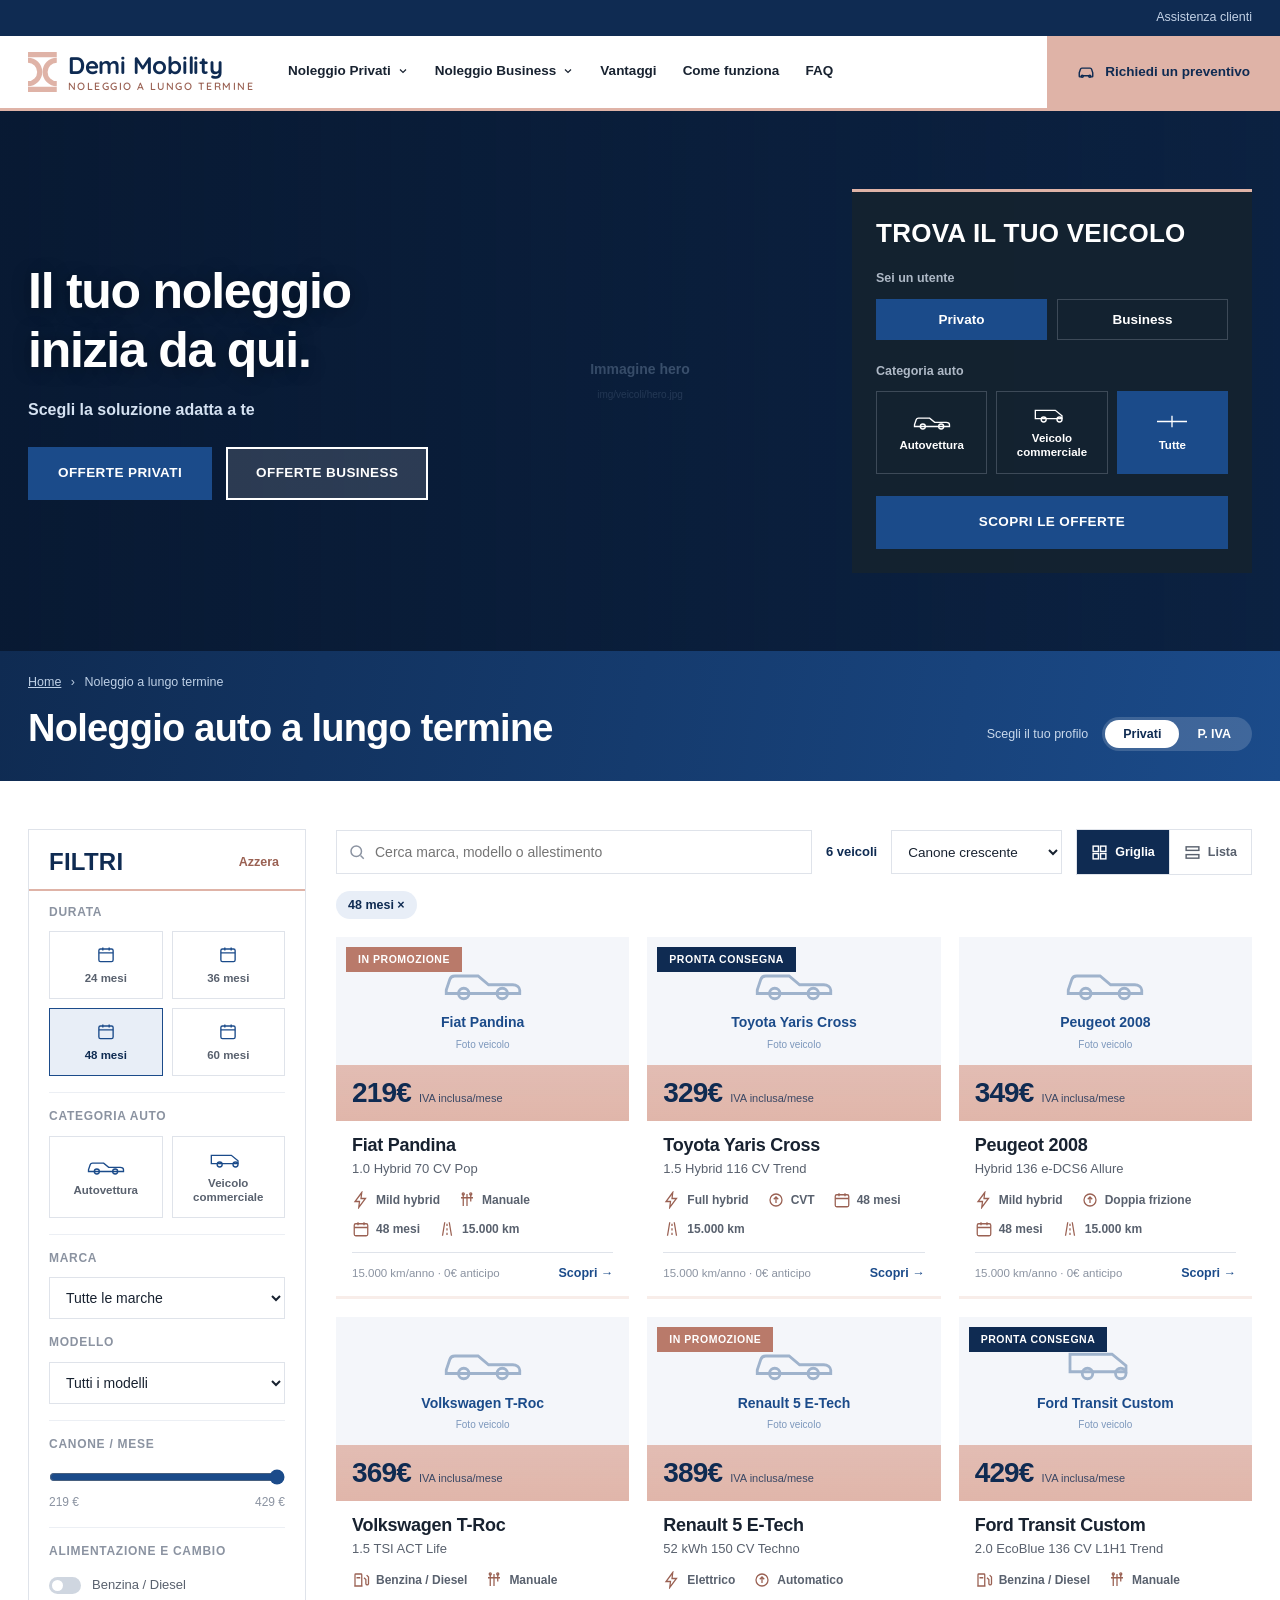
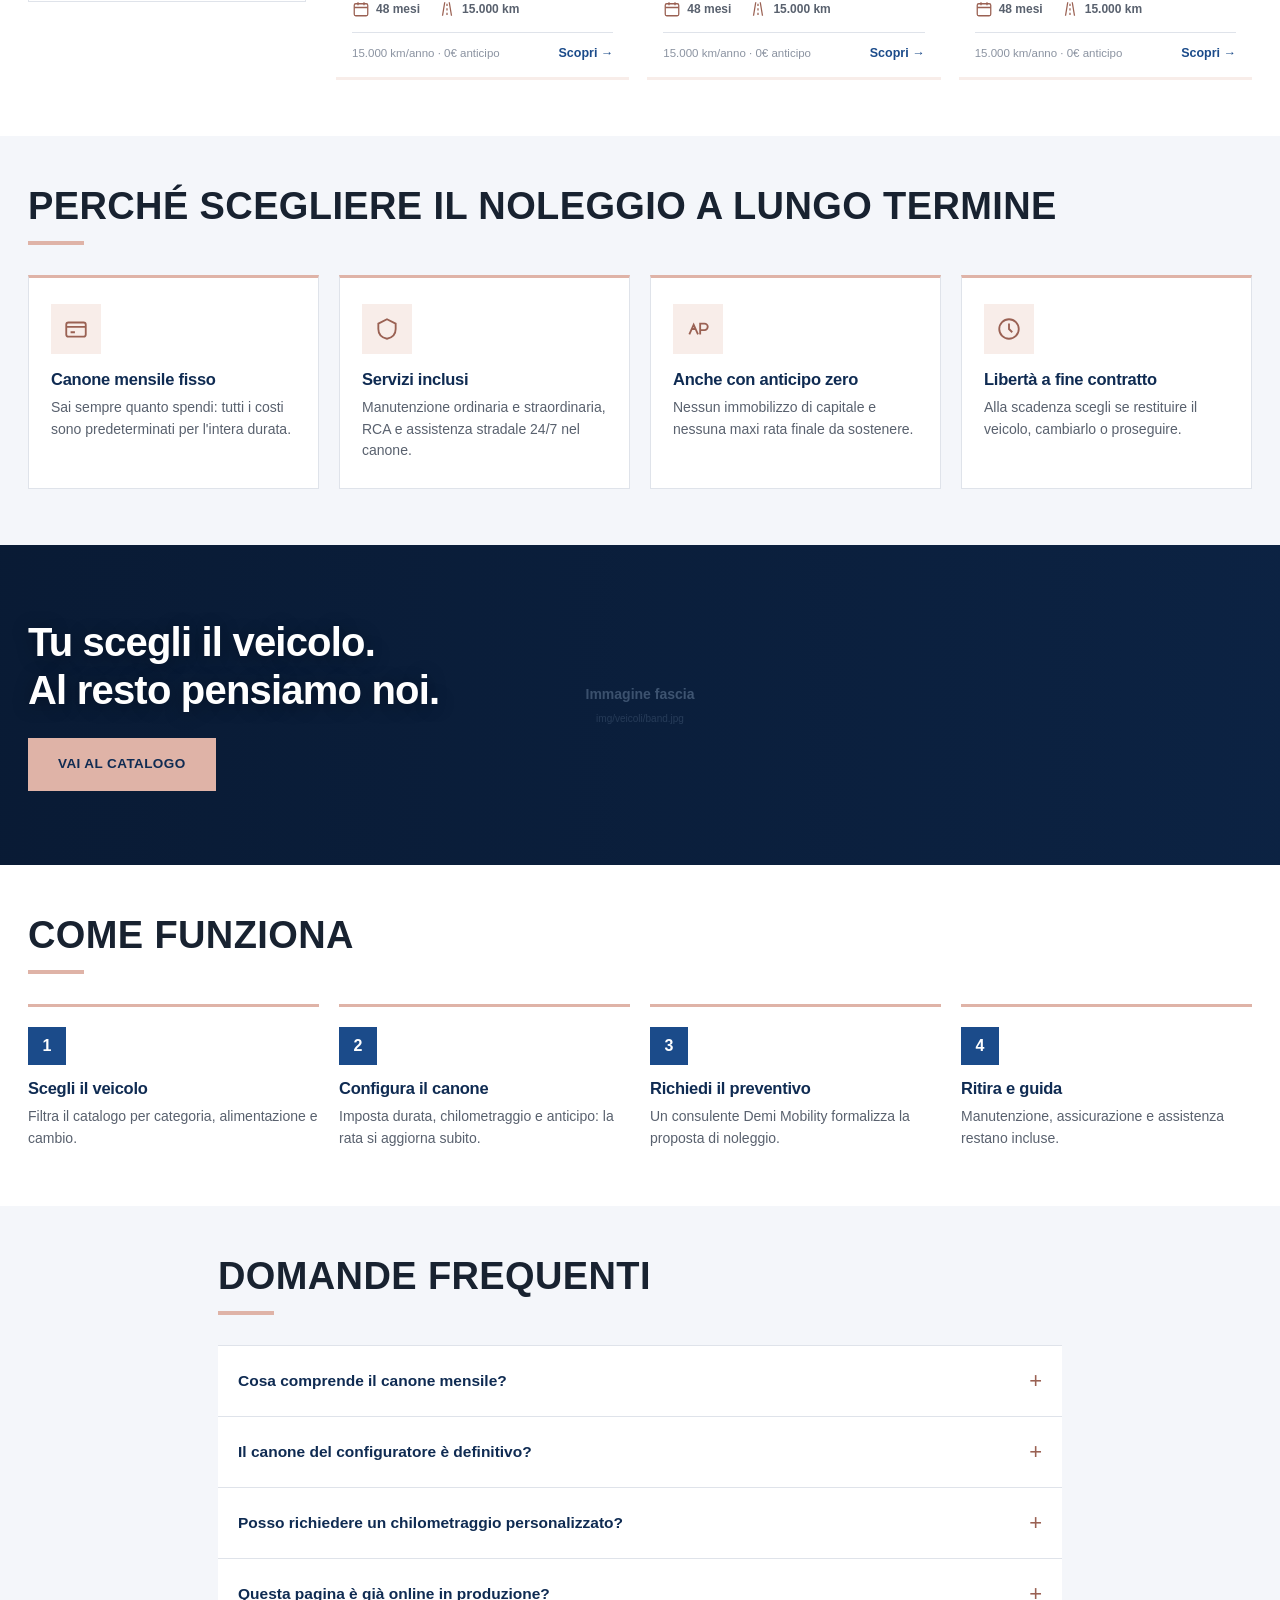
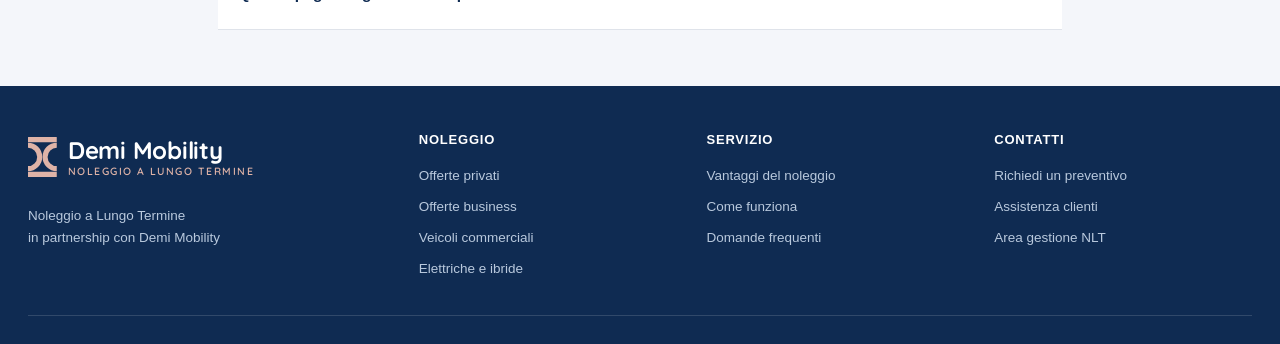
<file: sito-demimobility/index.html>
<!DOCTYPE html>
<html lang="it">
<head>
<meta charset="UTF-8">
<meta name="viewport" content="width=device-width, initial-scale=1.0">
<title>Demi Mobility · Noleggio a Lungo Termine</title>
<meta name="theme-color" content="#0f2b52">
<meta name="robots" content="noindex, nofollow">
<link rel="icon" href="assets/demi-simbolo.svg" type="image/svg+xml">
<link rel="stylesheet" href="https://fonts.googleapis.com/css2?family=Quicksand:wght@600;700&display=swap">
<link rel="stylesheet" href="styles.css">
<link rel="stylesheet" href="demi-brand.css">
<style>
/* solo per il mockup: segnaposto foto veicolo */
.vcard-media .media-fallback{color:var(--navy-2);padding-bottom:56px;line-height:1.3;}
.vcard-media .car-ph svg{width:84px;height:40px;color:#9fb3cc;}
</style>
</head>
<body>

	<div class="topbar">
		<div class="wrap topbar-inner">
			<a href="#faq">Assistenza clienti</a>
		</div>
	</div>

	<header class="nav" id="nav">
		<div class="nav-inner">
			<div class="nav-left">
				<button class="nav-toggle" id="navToggle" aria-label="Apri il menu" aria-expanded="false">
					<svg width="24" height="24" viewBox="0 0 24 24" fill="none" stroke="currentColor" stroke-width="2"><path d="M3 6h18M3 12h18M3 18h18"/></svg>
				</button>
				<a class="brand" href="#top" id="brandHome" aria-label="Demi Mobility home"><span class="brand-demi"><svg viewBox="0 0 295 410" aria-hidden="true"><rect x="0" y="0" width="295" height="55" rx="3" fill="#DFB3A7"/><path d="M0 58 A146 146 0 0 1 0 350 L0 298 A94 94 0 0 0 0 110 Z" fill="#DFB3A7"/><path d="M295 58 A146 146 0 0 0 295 350 L295 298 A94 94 0 0 1 295 110 Z" fill="#DFB3A7"/><rect x="0" y="355" width="295" height="55" rx="3" fill="#DFB3A7"/></svg><span class="bd-text"><span class="bd-name">Demi Mobility</span><span class="bd-tag">Noleggio a lungo termine</span></span></span></a>
				<nav class="nav-links" aria-label="Principale">
					<a href="#catalogo">Noleggio Privati <svg width="12" height="12" viewBox="0 0 24 24" fill="none" stroke="currentColor" stroke-width="2.4"><path d="M6 9l6 6 6-6"/></svg></a>
					<a href="#catalogo">Noleggio Business <svg width="12" height="12" viewBox="0 0 24 24" fill="none" stroke="currentColor" stroke-width="2.4"><path d="M6 9l6 6 6-6"/></svg></a>
					<a href="#vantaggi">Vantaggi</a>
					<a href="#come-funziona">Come funziona</a>
					<a href="#faq">FAQ</a>
				</nav>
			</div>
			<a class="nav-cta" href="#catalogo">
				<svg width="18" height="18" viewBox="0 0 24 24" fill="none" stroke="currentColor" stroke-width="1.9"><path d="M3 13l1.6-4.8A2 2 0 0 1 6.5 6.8h11a2 2 0 0 1 1.9 1.4L21 13v4.5a1 1 0 0 1-1 1h-1.2a1 1 0 0 1-1-1V17H6.2v.5a1 1 0 0 1-1 1H4a1 1 0 0 1-1-1z"/><circle cx="7" cy="17.8" r="1.4"/><circle cx="17" cy="17.8" r="1.4"/></svg>
				Richiedi un preventivo
			</a>
		</div>
	</header>
	<a id="top"></a>

	<div id="catalogView">

		<section class="hero">
			<figure class="hero-bg media-slot" data-slot="hero">
				<div class="media-fallback"><span>Immagine hero</span><small>img/veicoli/hero.jpg</small></div>
			</figure>
			<div class="hero-overlay"></div>
			<div class="wrap hero-grid">
				<div class="hero-copy">
					<h1>Il tuo noleggio<br>inizia da qui.</h1>
					<p>Scegli la soluzione adatta a te</p>
					<div class="hero-btns">
						<a class="btn btn-primary" href="#catalogo">Offerte privati</a>
						<a class="btn btn-ghost" href="#catalogo">Offerte business</a>
					</div>
				</div>

				<div class="finder">
					<h2>Trova il tuo veicolo</h2>
					<span class="finder-label">Sei un utente</span>
					<div class="finder-toggle"><button type="button" class="on">Privato</button><button type="button">Business</button></div>
					<span class="finder-label">Categoria auto</span>
					<div class="finder-cats" id="finderCats"><button type="button" class="tile"><svg viewBox="0 0 48 22" fill="none" stroke="currentColor" stroke-width="1.6"><path d="M3 15l2-6c.4-1.2 1.5-2 2.8-2h13.4l6 5H41c2.2 0 4 1.3 4 3v2H3z"/><circle cx="13" cy="17" r="3"/><circle cx="35" cy="17" r="3"/></svg><span>Autovettura</span></button><button type="button" class="tile"><svg viewBox="0 0 48 22" fill="none" stroke="currentColor" stroke-width="1.6"><path d="M4 16V6h24l8 6.5V16z"/><circle cx="14" cy="17" r="3"/><circle cx="33" cy="17" r="3"/></svg><span>Veicolo commerciale</span></button><button type="button" class="tile on"><svg viewBox="0 0 48 22" fill="none" stroke="currentColor" stroke-width="1.6"><path d="M6 11h36M24 4v14"/></svg><span>Tutte</span></button></div>
					<a class="btn btn-primary finder-go" href="#catalogo">Scopri le offerte</a>
				</div>
			</div>
		</section>

		<section class="page-head" id="catalogo">
			<div class="wrap">
				<nav class="crumb" aria-label="Percorso"><a href="#top">Home</a> <span>›</span> Noleggio a lungo termine</nav>
				<div class="page-head-row">
					<h2>Noleggio auto a lungo termine</h2>
					<div class="profile-switch">
						<span>Scegli il tuo profilo</span>
						<div class="switch-pills" id="profiloSwitch" role="group" aria-label="Profilo cliente">
							<button type="button" class="on" data-profile="privato">Privati</button>
							<button type="button" data-profile="piva">P. IVA</button>
						</div>
					</div>
				</div>
			</div>
		</section>

		<section class="catalogo section">
			<div class="wrap catalogo-layout">

				<aside class="filters" id="filters" aria-label="Filtri catalogo">
					<div class="filters-head">
						<h3>Filtri</h3>
						<button type="button" class="filters-reset" id="resetFilters">Azzera</button>
					</div>
					<div class="filters-scroll">
						<div class="fgroup">
							<h4>Durata</h4>
							<div class="tiles tiles-2" id="durataTiles"><button type="button" class="tile"><svg width="22" height="22" viewBox="0 0 24 24" fill="none" stroke="currentColor" stroke-width="1.7"><rect x="3" y="5" width="18" height="16" rx="2"/><path d="M3 10h18M8 3v4M16 3v4"/></svg><span>24 mesi</span></button><button type="button" class="tile"><svg width="22" height="22" viewBox="0 0 24 24" fill="none" stroke="currentColor" stroke-width="1.7"><rect x="3" y="5" width="18" height="16" rx="2"/><path d="M3 10h18M8 3v4M16 3v4"/></svg><span>36 mesi</span></button><button type="button" class="tile on"><svg width="22" height="22" viewBox="0 0 24 24" fill="none" stroke="currentColor" stroke-width="1.7"><rect x="3" y="5" width="18" height="16" rx="2"/><path d="M3 10h18M8 3v4M16 3v4"/></svg><span>48 mesi</span></button><button type="button" class="tile"><svg width="22" height="22" viewBox="0 0 24 24" fill="none" stroke="currentColor" stroke-width="1.7"><rect x="3" y="5" width="18" height="16" rx="2"/><path d="M3 10h18M8 3v4M16 3v4"/></svg><span>60 mesi</span></button></div>
						</div>
						<div class="fgroup">
							<h4>Categoria auto</h4>
							<div class="tiles" id="catTiles"><button type="button" class="tile"><svg viewBox="0 0 48 22" fill="none" stroke="currentColor" stroke-width="1.6"><path d="M3 15l2-6c.4-1.2 1.5-2 2.8-2h13.4l6 5H41c2.2 0 4 1.3 4 3v2H3z"/><circle cx="13" cy="17" r="3"/><circle cx="35" cy="17" r="3"/></svg><span>Autovettura</span></button><button type="button" class="tile"><svg viewBox="0 0 48 22" fill="none" stroke="currentColor" stroke-width="1.6"><path d="M4 16V6h24l8 6.5V16z"/><circle cx="14" cy="17" r="3"/><circle cx="33" cy="17" r="3"/></svg><span>Veicolo commerciale</span></button></div>
						</div>
						<div class="fgroup">
							<h4>Marca</h4>
							<select id="marcaSelect" class="fsel" aria-label="Filtra per marca"><option value="">Tutte le marche</option><option>Fiat</option><option>Ford</option><option>Peugeot</option><option>Renault</option><option>Toyota</option><option>Volkswagen</option></select>
							<h4 class="mt">Modello</h4>
							<select id="modelloSelect" class="fsel" aria-label="Filtra per modello"><option value="">Tutti i modelli</option></select>
						</div>
						<div class="fgroup">
							<h4>Canone / mese</h4>
							<input type="range" id="prezzoRange" class="frange" min="219" max="429" value="429" aria-label="Canone massimo">
							<div class="frange-labels"><span id="prezzoMin">219 €</span><span id="prezzoMax">429 €</span></div>
						</div>
						<div class="fgroup">
							<h4>Alimentazione e cambio</h4>
							<div class="switches" id="techSwitches"><label class="sw"><input type="checkbox"><span class="sw-track"></span><span class="sw-label">Benzina / Diesel</span></label><label class="sw"><input type="checkbox"><span class="sw-track"></span><span class="sw-label">Elettrico</span></label><label class="sw"><input type="checkbox"><span class="sw-track"></span><span class="sw-label">Full hybrid</span></label><label class="sw"><input type="checkbox"><span class="sw-track"></span><span class="sw-label">Mild hybrid</span></label><label class="sw"><input type="checkbox"><span class="sw-track"></span><span class="sw-label">Automatico</span></label><label class="sw"><input type="checkbox"><span class="sw-track"></span><span class="sw-label">CVT</span></label><label class="sw"><input type="checkbox"><span class="sw-track"></span><span class="sw-label">Doppia frizione</span></label><label class="sw"><input type="checkbox"><span class="sw-track"></span><span class="sw-label">Manuale</span></label></div>
						</div>
						<div class="fgroup">
							<h4>Offerte e allestimenti</h4>
							<div class="switches" id="flagSwitches"><label class="sw"><input type="checkbox"><span class="sw-track"></span><span class="sw-label">In promozione</span></label><label class="sw"><input type="checkbox"><span class="sw-track"></span><span class="sw-label">Auto sostitutiva inclusa</span></label><label class="sw"><input type="checkbox"><span class="sw-track"></span><span class="sw-label">Pneumatici illimitati</span></label></div>
						</div>
					</div>
				</aside>

				<div class="results">
					<div class="results-bar">
						<div class="rb-search">
							<svg width="18" height="18" viewBox="0 0 24 24" fill="none" stroke="currentColor" stroke-width="2" aria-hidden="true"><circle cx="11" cy="11" r="7"/><path d="M21 21l-4.3-4.3"/></svg>
							<input type="search" id="searchInput" placeholder="Cerca marca, modello o allestimento" aria-label="Cerca veicolo" autocomplete="off">
						</div>
						<span class="rb-count" id="resultsCount" role="status">6 veicoli</span>
						<select id="sortSelect" class="rb-select" aria-label="Ordina i risultati">
							<option value="prezzo-asc">Canone crescente</option>
							<option value="prezzo-desc">Canone decrescente</option>
							<option value="marca">Marca (A–Z)</option>
						</select>
						<div class="viewtoggle" id="viewToggle" role="group" aria-label="Modalità di visualizzazione">
							<button type="button" class="on" data-view="grid" aria-label="Vista a griglia" title="Vista a griglia">
								<svg width="17" height="17" viewBox="0 0 24 24" fill="none" stroke="currentColor" stroke-width="2"><rect x="3" y="3" width="7.5" height="7.5"/><rect x="13.5" y="3" width="7.5" height="7.5"/><rect x="3" y="13.5" width="7.5" height="7.5"/><rect x="13.5" y="13.5" width="7.5" height="7.5"/></svg>
								<span>Griglia</span>
							</button>
							<button type="button" data-view="list" aria-label="Vista a lista" title="Vista a lista">
								<svg width="17" height="17" viewBox="0 0 24 24" fill="none" stroke="currentColor" stroke-width="2"><rect x="3" y="4" width="18" height="5"/><rect x="3" y="15" width="18" height="5"/></svg>
								<span>Lista</span>
							</button>
						</div>
					</div>

					<div class="activepills" id="activePills"><button type="button" class="apill">48 mesi ×</button></div>

					<div class="results-view grid" id="vehicleGrid">
<article class="vcard" tabindex="0" role="link" aria-label="Fiat Pandina">
<div class="vcard-head"><figure class="vcard-media media-slot no-photo"><div class="media-fallback"><span class="car-ph"><svg viewBox="0 0 48 22" fill="none" stroke="currentColor" stroke-width="1.6"><path d="M3 15l2-6c.4-1.2 1.5-2 2.8-2h13.4l6 5H41c2.2 0 4 1.3 4 3v2H3z"/><circle cx="13" cy="17" r="3"/><circle cx="35" cy="17" r="3"/></svg></span><span>Fiat Pandina</span><small>Foto veicolo</small></div></figure><span class="vcard-ribbon hot">In promozione</span><div class="vcard-price"><b>219€</b><span>IVA inclusa/mese</span></div></div>
<div class="vcard-body"><h3 class="vcard-title">Fiat Pandina</h3><p class="vcard-trim">1.0 Hybrid 70 CV Pop</p>
<div class="vcard-meta"><span><svg width="22" height="22" viewBox="0 0 24 24" fill="none" stroke="currentColor" stroke-width="1.7"><path d="M13 2L4 14h6l-1 8 9-12h-6z"/></svg>Mild hybrid</span><span><svg width="22" height="22" viewBox="0 0 24 24" fill="none" stroke="currentColor" stroke-width="1.7"><path d="M7 4v16M12 4v16M17 4v10M4 9h16"/><circle cx="7" cy="4" r="1.4"/><circle cx="17" cy="4" r="1.4"/></svg>Manuale</span><span><svg width="22" height="22" viewBox="0 0 24 24" fill="none" stroke="currentColor" stroke-width="1.7"><rect x="3" y="5" width="18" height="16" rx="2"/><path d="M3 10h18M8 3v4M16 3v4"/></svg>48 mesi</span><span><svg width="22" height="22" viewBox="0 0 24 24" fill="none" stroke="currentColor" stroke-width="1.7"><path d="M6 21L9 3M18 21L15 3M12 5v3M12 11v3M12 17v3"/></svg>15.000 km</span></div>
<div class="vcard-foot"><span>15.000 km/anno · 0€ anticipo</span><strong>Scopri →</strong></div></div></article>
<article class="vcard" tabindex="0" role="link" aria-label="Toyota Yaris Cross">
<div class="vcard-head"><figure class="vcard-media media-slot no-photo"><div class="media-fallback"><span class="car-ph"><svg viewBox="0 0 48 22" fill="none" stroke="currentColor" stroke-width="1.6"><path d="M3 15l2-6c.4-1.2 1.5-2 2.8-2h13.4l6 5H41c2.2 0 4 1.3 4 3v2H3z"/><circle cx="13" cy="17" r="3"/><circle cx="35" cy="17" r="3"/></svg></span><span>Toyota Yaris Cross</span><small>Foto veicolo</small></div></figure><span class="vcard-ribbon">Pronta consegna</span><div class="vcard-price"><b>329€</b><span>IVA inclusa/mese</span></div></div>
<div class="vcard-body"><h3 class="vcard-title">Toyota Yaris Cross</h3><p class="vcard-trim">1.5 Hybrid 116 CV Trend</p>
<div class="vcard-meta"><span><svg width="22" height="22" viewBox="0 0 24 24" fill="none" stroke="currentColor" stroke-width="1.7"><path d="M13 2L4 14h6l-1 8 9-12h-6z"/></svg>Full hybrid</span><span><svg width="22" height="22" viewBox="0 0 24 24" fill="none" stroke="currentColor" stroke-width="1.7"><circle cx="12" cy="12" r="8"/><path d="M12 8v8M9 11l3-3 3 3"/></svg>CVT</span><span><svg width="22" height="22" viewBox="0 0 24 24" fill="none" stroke="currentColor" stroke-width="1.7"><rect x="3" y="5" width="18" height="16" rx="2"/><path d="M3 10h18M8 3v4M16 3v4"/></svg>48 mesi</span><span><svg width="22" height="22" viewBox="0 0 24 24" fill="none" stroke="currentColor" stroke-width="1.7"><path d="M6 21L9 3M18 21L15 3M12 5v3M12 11v3M12 17v3"/></svg>15.000 km</span></div>
<div class="vcard-foot"><span>15.000 km/anno · 0€ anticipo</span><strong>Scopri →</strong></div></div></article>
<article class="vcard" tabindex="0" role="link" aria-label="Peugeot 2008">
<div class="vcard-head"><figure class="vcard-media media-slot no-photo"><div class="media-fallback"><span class="car-ph"><svg viewBox="0 0 48 22" fill="none" stroke="currentColor" stroke-width="1.6"><path d="M3 15l2-6c.4-1.2 1.5-2 2.8-2h13.4l6 5H41c2.2 0 4 1.3 4 3v2H3z"/><circle cx="13" cy="17" r="3"/><circle cx="35" cy="17" r="3"/></svg></span><span>Peugeot 2008</span><small>Foto veicolo</small></div></figure><div class="vcard-price"><b>349€</b><span>IVA inclusa/mese</span></div></div>
<div class="vcard-body"><h3 class="vcard-title">Peugeot 2008</h3><p class="vcard-trim">Hybrid 136 e-DCS6 Allure</p>
<div class="vcard-meta"><span><svg width="22" height="22" viewBox="0 0 24 24" fill="none" stroke="currentColor" stroke-width="1.7"><path d="M13 2L4 14h6l-1 8 9-12h-6z"/></svg>Mild hybrid</span><span><svg width="22" height="22" viewBox="0 0 24 24" fill="none" stroke="currentColor" stroke-width="1.7"><circle cx="12" cy="12" r="8"/><path d="M12 8v8M9 11l3-3 3 3"/></svg>Doppia frizione</span><span><svg width="22" height="22" viewBox="0 0 24 24" fill="none" stroke="currentColor" stroke-width="1.7"><rect x="3" y="5" width="18" height="16" rx="2"/><path d="M3 10h18M8 3v4M16 3v4"/></svg>48 mesi</span><span><svg width="22" height="22" viewBox="0 0 24 24" fill="none" stroke="currentColor" stroke-width="1.7"><path d="M6 21L9 3M18 21L15 3M12 5v3M12 11v3M12 17v3"/></svg>15.000 km</span></div>
<div class="vcard-foot"><span>15.000 km/anno · 0€ anticipo</span><strong>Scopri →</strong></div></div></article>
<article class="vcard" tabindex="0" role="link" aria-label="Volkswagen T-Roc">
<div class="vcard-head"><figure class="vcard-media media-slot no-photo"><div class="media-fallback"><span class="car-ph"><svg viewBox="0 0 48 22" fill="none" stroke="currentColor" stroke-width="1.6"><path d="M3 15l2-6c.4-1.2 1.5-2 2.8-2h13.4l6 5H41c2.2 0 4 1.3 4 3v2H3z"/><circle cx="13" cy="17" r="3"/><circle cx="35" cy="17" r="3"/></svg></span><span>Volkswagen T-Roc</span><small>Foto veicolo</small></div></figure><div class="vcard-price"><b>369€</b><span>IVA inclusa/mese</span></div></div>
<div class="vcard-body"><h3 class="vcard-title">Volkswagen T-Roc</h3><p class="vcard-trim">1.5 TSI ACT Life</p>
<div class="vcard-meta"><span><svg width="22" height="22" viewBox="0 0 24 24" fill="none" stroke="currentColor" stroke-width="1.7"><path d="M4 20V5a1 1 0 0 1 1-1h7a1 1 0 0 1 1 1v15M3 20h11M6 9h5"/><path d="M16 9l2.5 2.5V17a1.8 1.8 0 0 0 3.5 0V8l-2.5-2.5"/></svg>Benzina / Diesel</span><span><svg width="22" height="22" viewBox="0 0 24 24" fill="none" stroke="currentColor" stroke-width="1.7"><path d="M7 4v16M12 4v16M17 4v10M4 9h16"/><circle cx="7" cy="4" r="1.4"/><circle cx="17" cy="4" r="1.4"/></svg>Manuale</span><span><svg width="22" height="22" viewBox="0 0 24 24" fill="none" stroke="currentColor" stroke-width="1.7"><rect x="3" y="5" width="18" height="16" rx="2"/><path d="M3 10h18M8 3v4M16 3v4"/></svg>48 mesi</span><span><svg width="22" height="22" viewBox="0 0 24 24" fill="none" stroke="currentColor" stroke-width="1.7"><path d="M6 21L9 3M18 21L15 3M12 5v3M12 11v3M12 17v3"/></svg>15.000 km</span></div>
<div class="vcard-foot"><span>15.000 km/anno · 0€ anticipo</span><strong>Scopri →</strong></div></div></article>
<article class="vcard" tabindex="0" role="link" aria-label="Renault 5 E-Tech">
<div class="vcard-head"><figure class="vcard-media media-slot no-photo"><div class="media-fallback"><span class="car-ph"><svg viewBox="0 0 48 22" fill="none" stroke="currentColor" stroke-width="1.6"><path d="M3 15l2-6c.4-1.2 1.5-2 2.8-2h13.4l6 5H41c2.2 0 4 1.3 4 3v2H3z"/><circle cx="13" cy="17" r="3"/><circle cx="35" cy="17" r="3"/></svg></span><span>Renault 5 E-Tech</span><small>Foto veicolo</small></div></figure><span class="vcard-ribbon hot">In promozione</span><div class="vcard-price"><b>389€</b><span>IVA inclusa/mese</span></div></div>
<div class="vcard-body"><h3 class="vcard-title">Renault 5 E-Tech</h3><p class="vcard-trim">52 kWh 150 CV Techno</p>
<div class="vcard-meta"><span><svg width="22" height="22" viewBox="0 0 24 24" fill="none" stroke="currentColor" stroke-width="1.7"><path d="M13 2L4 14h6l-1 8 9-12h-6z"/></svg>Elettrico</span><span><svg width="22" height="22" viewBox="0 0 24 24" fill="none" stroke="currentColor" stroke-width="1.7"><circle cx="12" cy="12" r="8"/><path d="M12 8v8M9 11l3-3 3 3"/></svg>Automatico</span><span><svg width="22" height="22" viewBox="0 0 24 24" fill="none" stroke="currentColor" stroke-width="1.7"><rect x="3" y="5" width="18" height="16" rx="2"/><path d="M3 10h18M8 3v4M16 3v4"/></svg>48 mesi</span><span><svg width="22" height="22" viewBox="0 0 24 24" fill="none" stroke="currentColor" stroke-width="1.7"><path d="M6 21L9 3M18 21L15 3M12 5v3M12 11v3M12 17v3"/></svg>15.000 km</span></div>
<div class="vcard-foot"><span>15.000 km/anno · 0€ anticipo</span><strong>Scopri →</strong></div></div></article>
<article class="vcard" tabindex="0" role="link" aria-label="Ford Transit Custom">
<div class="vcard-head"><figure class="vcard-media media-slot no-photo"><div class="media-fallback"><span class="car-ph"><svg viewBox="0 0 48 22" fill="none" stroke="currentColor" stroke-width="1.6"><path d="M4 16V6h24l8 6.5V16z"/><circle cx="14" cy="17" r="3"/><circle cx="33" cy="17" r="3"/></svg></span><span>Ford Transit Custom</span><small>Foto veicolo</small></div></figure><span class="vcard-ribbon">Pronta consegna</span><div class="vcard-price"><b>429€</b><span>IVA inclusa/mese</span></div></div>
<div class="vcard-body"><h3 class="vcard-title">Ford Transit Custom</h3><p class="vcard-trim">2.0 EcoBlue 136 CV L1H1 Trend</p>
<div class="vcard-meta"><span><svg width="22" height="22" viewBox="0 0 24 24" fill="none" stroke="currentColor" stroke-width="1.7"><path d="M4 20V5a1 1 0 0 1 1-1h7a1 1 0 0 1 1 1v15M3 20h11M6 9h5"/><path d="M16 9l2.5 2.5V17a1.8 1.8 0 0 0 3.5 0V8l-2.5-2.5"/></svg>Benzina / Diesel</span><span><svg width="22" height="22" viewBox="0 0 24 24" fill="none" stroke="currentColor" stroke-width="1.7"><path d="M7 4v16M12 4v16M17 4v10M4 9h16"/><circle cx="7" cy="4" r="1.4"/><circle cx="17" cy="4" r="1.4"/></svg>Manuale</span><span><svg width="22" height="22" viewBox="0 0 24 24" fill="none" stroke="currentColor" stroke-width="1.7"><rect x="3" y="5" width="18" height="16" rx="2"/><path d="M3 10h18M8 3v4M16 3v4"/></svg>48 mesi</span><span><svg width="22" height="22" viewBox="0 0 24 24" fill="none" stroke="currentColor" stroke-width="1.7"><path d="M6 21L9 3M18 21L15 3M12 5v3M12 11v3M12 17v3"/></svg>15.000 km</span></div>
<div class="vcard-foot"><span>15.000 km/anno · 0€ anticipo</span><strong>Scopri →</strong></div></div></article>
					</div>
				</div>
			</div>
		</section>

		<section id="vantaggi" class="section section-alt">
			<div class="wrap">
				<h2 class="sec-title">Perché scegliere il noleggio a lungo termine</h2>
				<div class="adv-grid">
					<div class="adv">
						<div class="adv-ic"><svg width="26" height="26" viewBox="0 0 24 24" fill="none" stroke="currentColor" stroke-width="1.7"><rect x="3" y="6" width="18" height="13" rx="2"/><path d="M3 10h18M7 15h4"/></svg></div>
						<h3>Canone mensile fisso</h3>
						<p>Sai sempre quanto spendi: tutti i costi sono predeterminati per l'intera durata.</p>
					</div>
					<div class="adv">
						<div class="adv-ic"><svg width="26" height="26" viewBox="0 0 24 24" fill="none" stroke="currentColor" stroke-width="1.7"><path d="M12 3l8 4v5c0 5-3.5 8-8 9-4.5-1-8-4-8-9V7z"/></svg></div>
						<h3>Servizi inclusi</h3>
						<p>Manutenzione ordinaria e straordinaria, RCA e assistenza stradale 24/7 nel canone.</p>
					</div>
					<div class="adv">
						<div class="adv-ic"><svg width="26" height="26" viewBox="0 0 24 24" fill="none" stroke="currentColor" stroke-width="1.7"><path d="M4 17l4-9 4 9M6.5 12h3M14 17V7h4a3 3 0 0 1 0 6h-4"/></svg></div>
						<h3>Anche con anticipo zero</h3>
						<p>Nessun immobilizzo di capitale e nessuna maxi rata finale da sostenere.</p>
					</div>
					<div class="adv">
						<div class="adv-ic"><svg width="26" height="26" viewBox="0 0 24 24" fill="none" stroke="currentColor" stroke-width="1.7"><circle cx="12" cy="12" r="9"/><path d="M12 7v5l3 3"/></svg></div>
						<h3>Libertà a fine contratto</h3>
						<p>Alla scadenza scegli se restituire il veicolo, cambiarlo o proseguire.</p>
					</div>
				</div>
			</div>
		</section>

		<section class="band">
			<figure class="band-bg media-slot" data-slot="band">
				<div class="media-fallback"><span>Immagine fascia</span><small>img/veicoli/band.jpg</small></div>
			</figure>
			<div class="band-overlay"></div>
			<div class="wrap band-inner">
				<h2>Tu scegli il veicolo.<br>Al resto pensiamo noi.</h2>
				<a class="btn btn-accent" href="#catalogo">Vai al catalogo</a>
			</div>
		</section>

		<section id="come-funziona" class="section">
			<div class="wrap">
				<h2 class="sec-title">Come funziona</h2>
				<div class="steps">
					<div class="step"><span class="step-n">1</span><h3>Scegli il veicolo</h3><p>Filtra il catalogo per categoria, alimentazione e cambio.</p></div>
					<div class="step"><span class="step-n">2</span><h3>Configura il canone</h3><p>Imposta durata, chilometraggio e anticipo: la rata si aggiorna subito.</p></div>
					<div class="step"><span class="step-n">3</span><h3>Richiedi il preventivo</h3><p>Un consulente Demi Mobility formalizza la proposta di noleggio.</p></div>
					<div class="step"><span class="step-n">4</span><h3>Ritira e guida</h3><p>Manutenzione, assicurazione e assistenza restano incluse.</p></div>
				</div>
			</div>
		</section>

		<section id="faq" class="section section-alt">
			<div class="wrap narrow">
				<h2 class="sec-title">Domande frequenti</h2>
				<div class="faq-list">
					<details class="faq-item">
						<summary>Cosa comprende il canone mensile?</summary>
						<p>Il canone indicativo comprende manutenzione ordinaria e straordinaria,
							assicurazione RCA e assistenza stradale. I dettagli definitivi vengono
							confermati in fase di preventivo.</p>
					</details>
					<details class="faq-item">
						<summary>Il canone del configuratore è definitivo?</summary>
						<p>No: il configuratore mostra una stima che varia in base a durata,
							chilometraggio annuo e anticipo scelti. Il canone definitivo viene
							formalizzato nella proposta di noleggio.</p>
					</details>
					<details class="faq-item">
						<summary>Posso richiedere un chilometraggio personalizzato?</summary>
						<p>Sì: i chilometraggi proposti sono i più richiesti, ma possono essere
							ridefiniti con il consulente in base alle tue esigenze.</p>
					</details>
					<details class="faq-item">
						<summary>Questa pagina è già online in produzione?</summary>
						<p>Sì: il catalogo e i canoni mostrati provengono dal listino Demi Mobility collegato al servizio REST. Il canone resta indicativo e soggetto ad approvazione.</p>
					</details>
				</div>
			</div>
		</section>
	</div>

	<footer class="foot">
		<div class="wrap">
			<div class="foot-cols">
				<div class="foot-col foot-brand">
					<a class="brand" href="#top" aria-label="Demi Mobility home"><span class="brand-demi"><svg viewBox="0 0 295 410" aria-hidden="true"><rect x="0" y="0" width="295" height="55" rx="3" fill="#DFB3A7"/><path d="M0 58 A146 146 0 0 1 0 350 L0 298 A94 94 0 0 0 0 110 Z" fill="#DFB3A7"/><path d="M295 58 A146 146 0 0 0 295 350 L295 298 A94 94 0 0 1 295 110 Z" fill="#DFB3A7"/><rect x="0" y="355" width="295" height="55" rx="3" fill="#DFB3A7"/></svg><span class="bd-text"><span class="bd-name">Demi Mobility</span><span class="bd-tag">Noleggio a lungo termine</span></span></span></a>
					<p>Noleggio a Lungo Termine<br>in partnership con Demi Mobility</p>
				</div>
				<div class="foot-col">
					<h4>Noleggio</h4>
					<a href="#catalogo">Offerte privati</a>
					<a href="#catalogo">Offerte business</a>
					<a href="#catalogo">Veicoli commerciali</a>
					<a href="#catalogo">Elettriche e ibride</a>
				</div>
				<div class="foot-col">
					<h4>Servizio</h4>
					<a href="#vantaggi">Vantaggi del noleggio</a>
					<a href="#come-funziona">Come funziona</a>
					<a href="#faq">Domande frequenti</a>
				</div>
				<div class="foot-col">
					<h4>Contatti</h4>
					<a href="#catalogo">Richiedi un preventivo</a>
					<a href="#faq">Assistenza clienti</a>
					<a href="#gestione-nlt">Area gestione NLT</a>
				</div>
			</div>
		</div>
	</footer>

<script>
/* interazioni minime del mockup (il sito reale usa script.js con il catalogo REST) */
(function () {
	var nav = document.getElementById('nav'), t = document.getElementById('navToggle');
	t.addEventListener('click', function () { var o = nav.classList.toggle('open'); t.setAttribute('aria-expanded', o); });
	function group(sel) {
		document.querySelectorAll(sel).forEach(function (box) {
			box.addEventListener('click', function (e) {
				var b = e.target.closest('button'); if (!b) return;
				box.querySelectorAll('button').forEach(function (x) { x.classList.toggle('on', x === b); });
			});
		});
	}
	group('.finder-toggle'); group('#profiloSwitch'); group('#durataTiles'); group('#finderCats');
	document.querySelectorAll('#catTiles .tile').forEach(function (b) { b.addEventListener('click', function () { b.classList.toggle('on'); }); });
	var grid = document.getElementById('vehicleGrid');
	document.querySelectorAll('#viewToggle button').forEach(function (b) {
		b.addEventListener('click', function () {
			document.querySelectorAll('#viewToggle button').forEach(function (x) { x.classList.toggle('on', x === b); });
			grid.className = 'results-view ' + b.dataset.view;
		});
	});
})();
</script>
</body>
</html>
</file>
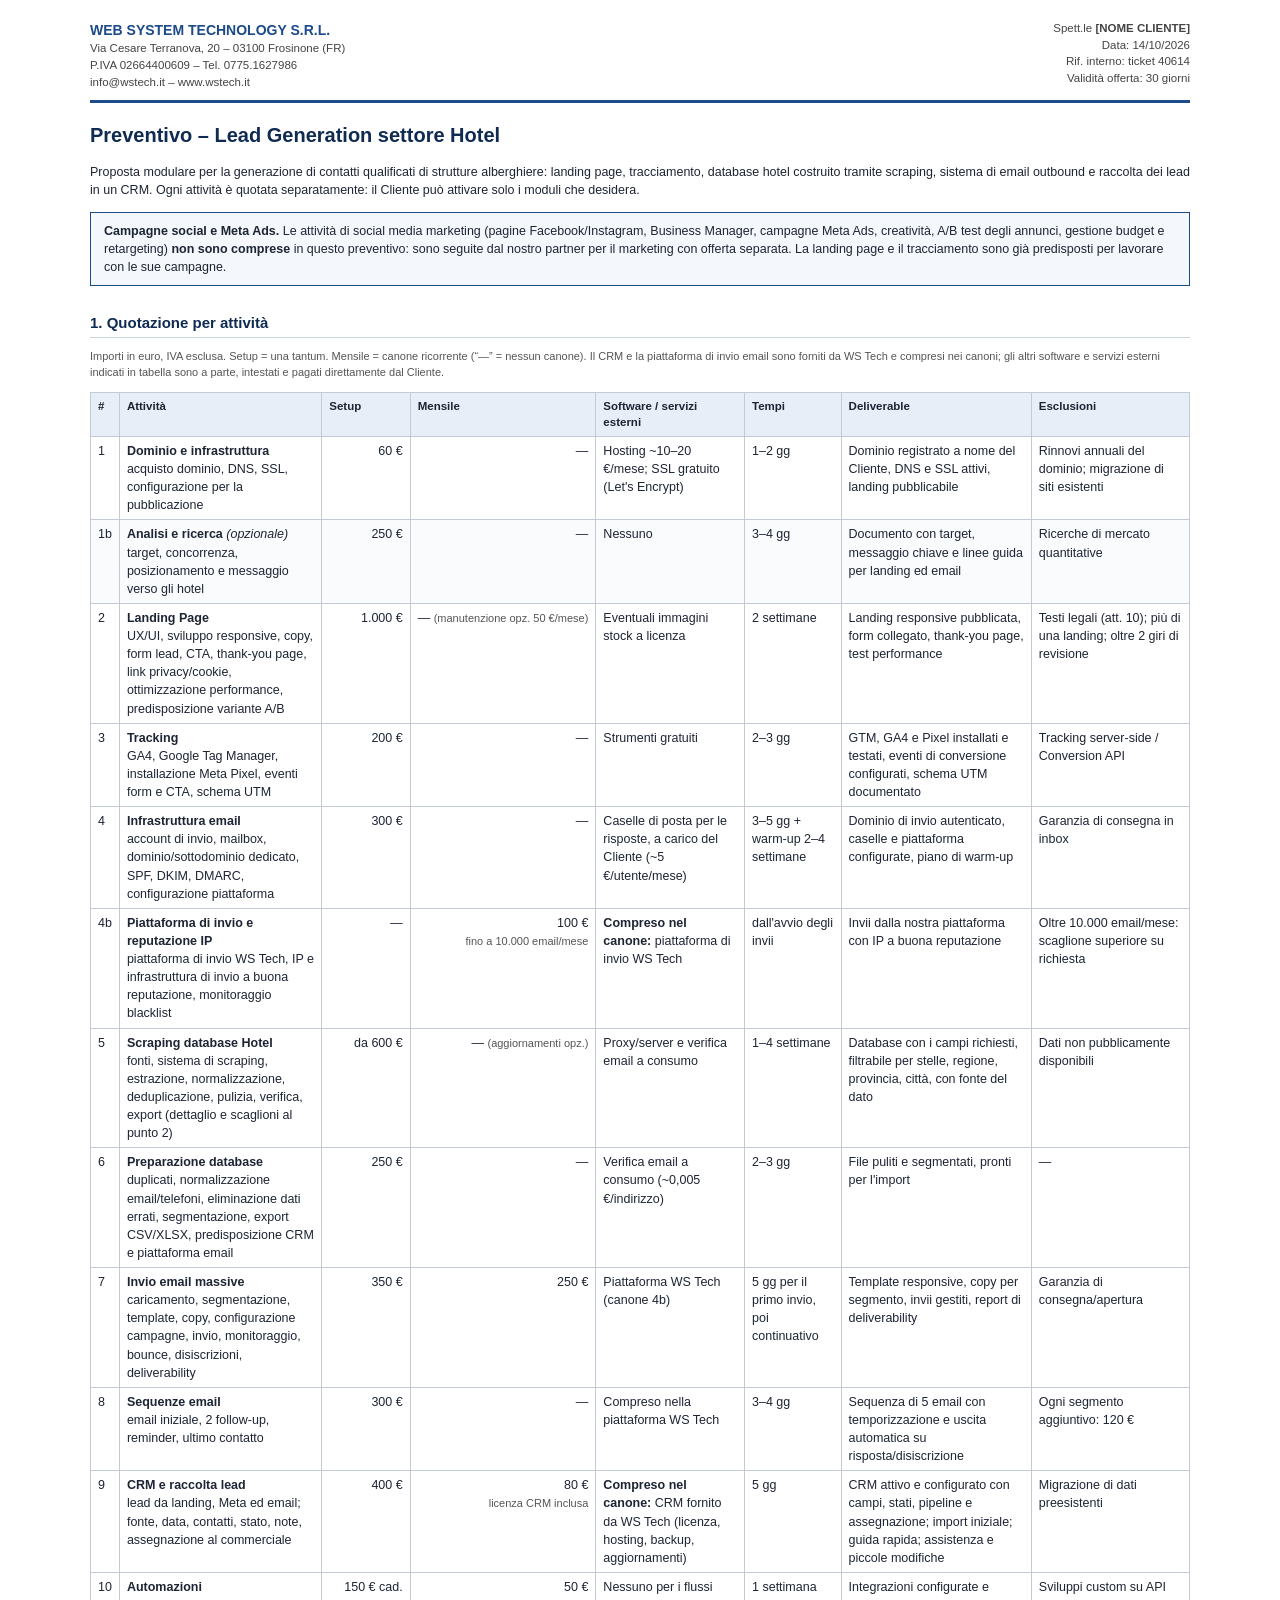
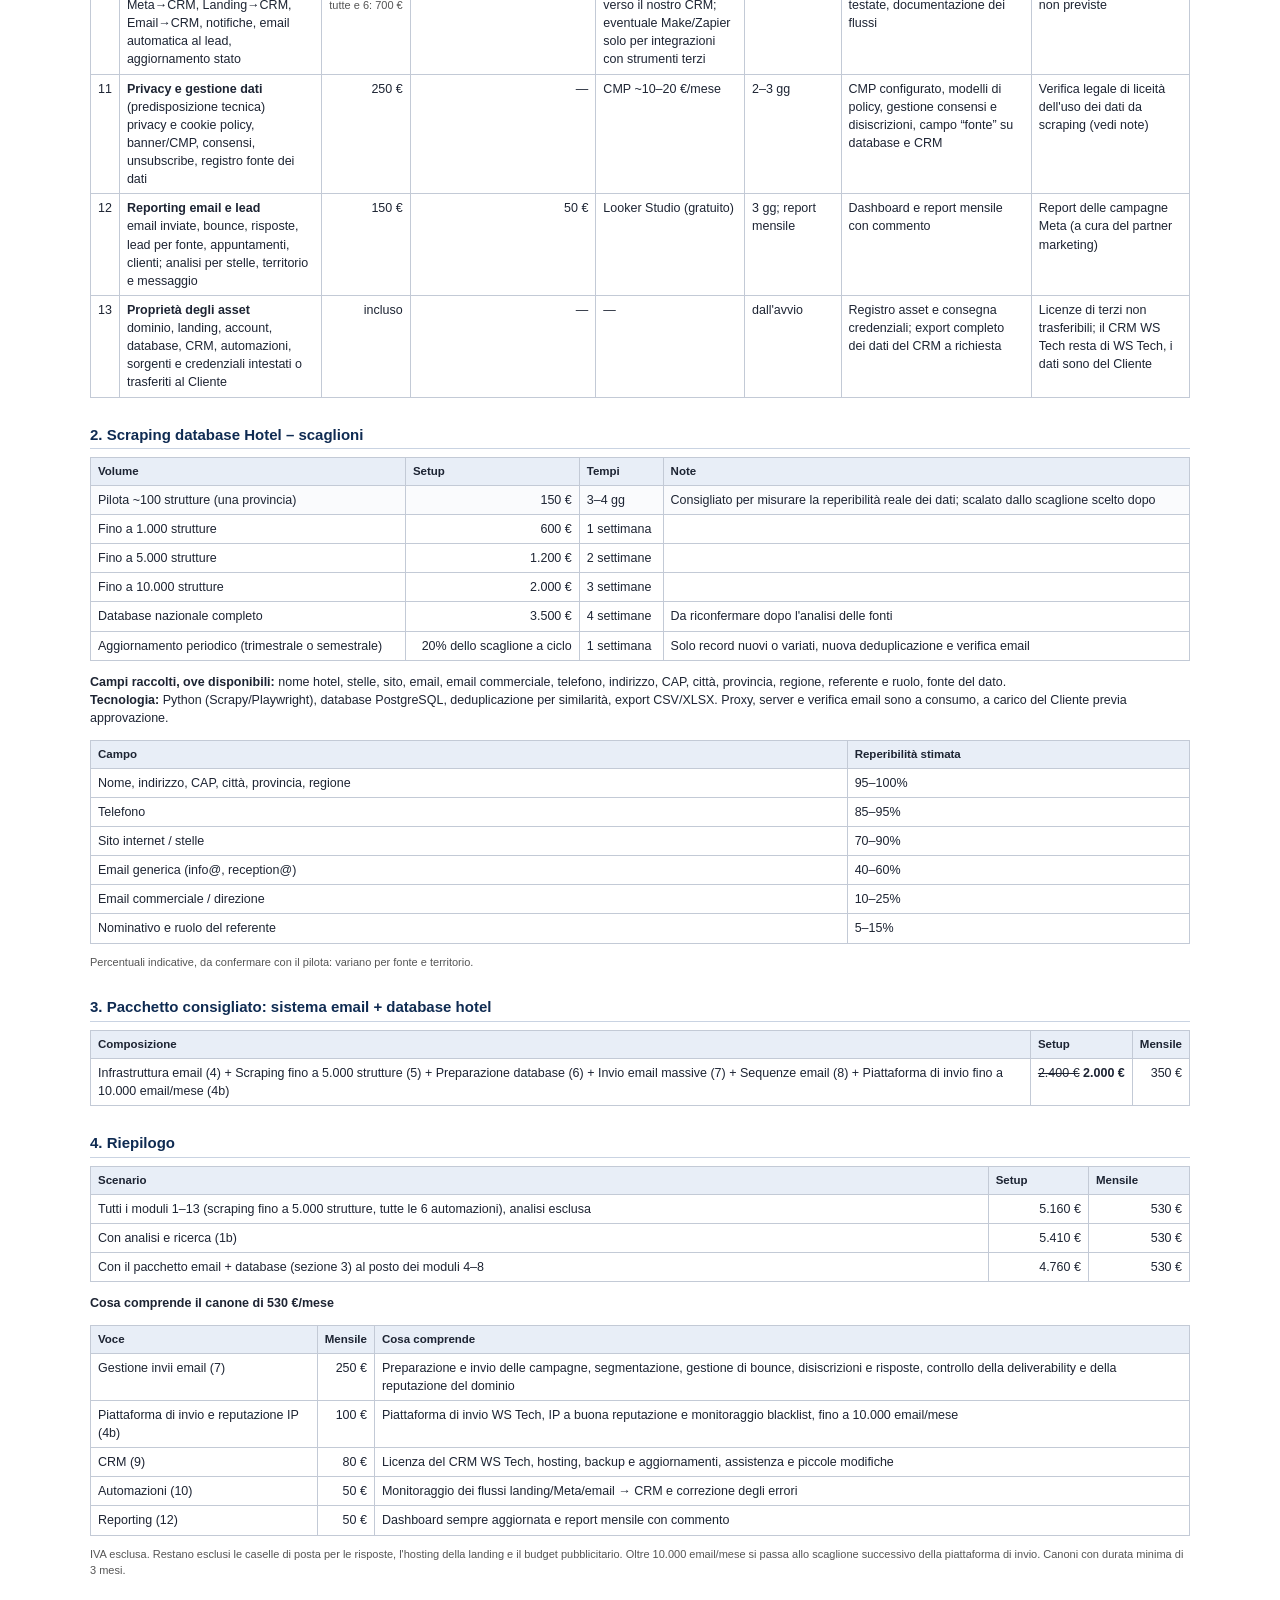
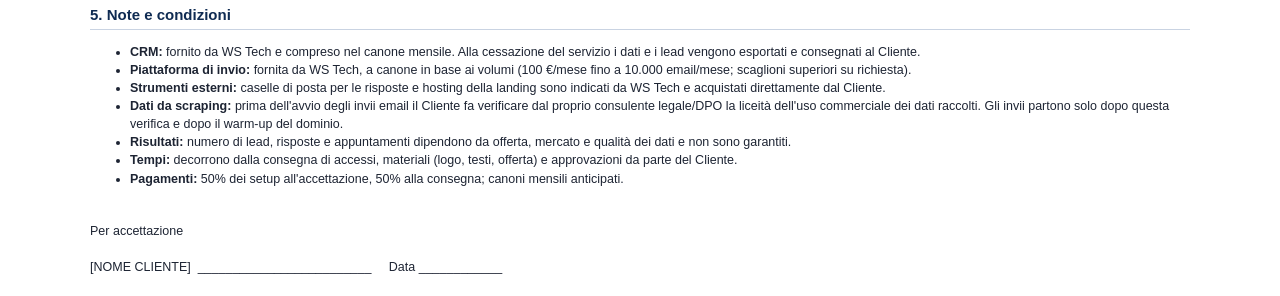
<file: preventivo-leadgen-hotel/Preventivo_LeadGeneration_Hotel_WsTech.html>
<!DOCTYPE html>
<html lang="it">
<head>
<meta charset="utf-8">
<title>Preventivo Lead Generation Hotel – WS Tech</title>
<style>
@page{size:A4;margin:14mm 12mm}
body{font-family:Arial,Helvetica,sans-serif;font-size:12.5px;color:#1d2433;line-height:1.45;max-width:1100px;margin:20px auto;padding:0 16px}
header{display:flex;justify-content:space-between;align-items:flex-start;border-bottom:3px solid #1b4b8a;padding-bottom:10px;margin-bottom:18px}
.az{font-size:11.5px;color:#444}
.az strong{font-size:14px;color:#1b4b8a}
.meta{text-align:right;font-size:11.5px;color:#444}
h1{font-size:20px;margin:6px 0 4px;color:#0f2b52}
h2{font-size:15px;margin:26px 0 8px;color:#0f2b52;border-bottom:1px solid #c9d3e2;padding-bottom:3px}
table{border-collapse:collapse;width:100%;margin:8px 0}
th,td{border:1px solid #c3cad6;padding:5px 7px;vertical-align:top;text-align:left}
th{background:#e8eef7;font-size:11.5px}
td.n{text-align:right;white-space:nowrap}
tr.opt td{background:#fafbfd}
tr.tot td{background:#e8eef7;font-weight:bold}
.small{font-size:11px;color:#555}
.box{border:1px solid #1b4b8a;background:#f4f7fc;padding:9px 13px;margin:12px 0}
tr{page-break-inside:avoid}
</style>
</head>
<body>

<header>
  <div class="az">
    <strong>WEB SYSTEM TECHNOLOGY S.R.L.</strong><br>
    Via Cesare Terranova, 20 – 03100 Frosinone (FR)<br>
    P.IVA 02664400609 – Tel. 0775.1627986<br>
    info@wstech.it – www.wstech.it
  </div>
  <div class="meta">
    Spett.le <strong>[NOME CLIENTE]</strong><br>
    Data: 14/10/2026<br>
    Rif. interno: ticket 40614<br>
    Validità offerta: 30 giorni
  </div>
</header>

<h1>Preventivo – Lead Generation settore Hotel</h1>
<p>Proposta modulare per la generazione di contatti qualificati di strutture alberghiere: landing page, tracciamento, database hotel costruito tramite scraping, sistema di email outbound e raccolta dei lead in un CRM. Ogni attività è quotata separatamente: il Cliente può attivare solo i moduli che desidera.</p>

<div class="box">
<strong>Campagne social e Meta Ads.</strong> Le attività di social media marketing (pagine Facebook/Instagram, Business Manager, campagne Meta Ads, creatività, A/B test degli annunci, gestione budget e retargeting) <strong>non sono comprese</strong> in questo preventivo: sono seguite dal nostro partner per il marketing con offerta separata. La landing page e il tracciamento sono già predisposti per lavorare con le sue campagne.
</div>

<h2>1. Quotazione per attività</h2>
<p class="small">Importi in euro, IVA esclusa. Setup = una tantum. Mensile = canone ricorrente (“—” = nessun canone). Il CRM e la piattaforma di invio email sono forniti da WS Tech e compresi nei canoni; gli altri software e servizi esterni indicati in tabella sono a parte, intestati e pagati direttamente dal Cliente.</p>
<table>
<tr><th>#</th><th>Attività</th><th>Setup</th><th>Mensile</th><th>Software / servizi esterni</th><th>Tempi</th><th>Deliverable</th><th>Esclusioni</th></tr>

<tr><td>1</td><td><strong>Dominio e infrastruttura</strong><br>acquisto dominio, DNS, SSL, configurazione per la pubblicazione</td><td class="n">60 €</td><td class="n">—</td><td>Hosting ~10–20 €/mese; SSL gratuito (Let's Encrypt)</td><td>1–2 gg</td><td>Dominio registrato a nome del Cliente, DNS e SSL attivi, landing pubblicabile</td><td>Rinnovi annuali del dominio; migrazione di siti esistenti</td></tr>

<tr class="opt"><td>1b</td><td><strong>Analisi e ricerca</strong> <em>(opzionale)</em><br>target, concorrenza, posizionamento e messaggio verso gli hotel</td><td class="n">250 €</td><td class="n">—</td><td>Nessuno</td><td>3–4 gg</td><td>Documento con target, messaggio chiave e linee guida per landing ed email</td><td>Ricerche di mercato quantitative</td></tr>

<tr><td>2</td><td><strong>Landing Page</strong><br>UX/UI, sviluppo responsive, copy, form lead, CTA, thank-you page, link privacy/cookie, ottimizzazione performance, predisposizione variante A/B</td><td class="n">1.000 €</td><td class="n">— <span class="small">(manutenzione opz. 50 €/mese)</span></td><td>Eventuali immagini stock a licenza</td><td>2 settimane</td><td>Landing responsive pubblicata, form collegato, thank-you page, test performance</td><td>Testi legali (att. 10); più di una landing; oltre 2 giri di revisione</td></tr>

<tr><td>3</td><td><strong>Tracking</strong><br>GA4, Google Tag Manager, installazione Meta Pixel, eventi form e CTA, schema UTM</td><td class="n">200 €</td><td class="n">—</td><td>Strumenti gratuiti</td><td>2–3 gg</td><td>GTM, GA4 e Pixel installati e testati, eventi di conversione configurati, schema UTM documentato</td><td>Tracking server-side / Conversion API</td></tr>

<tr><td>4</td><td><strong>Infrastruttura email</strong><br>account di invio, mailbox, dominio/sottodominio dedicato, SPF, DKIM, DMARC, configurazione piattaforma</td><td class="n">300 €</td><td class="n">—</td><td>Caselle di posta per le risposte, a carico del Cliente (~5 €/utente/mese)</td><td>3–5 gg + warm-up 2–4 settimane</td><td>Dominio di invio autenticato, caselle e piattaforma configurate, piano di warm-up</td><td>Garanzia di consegna in inbox</td></tr>

<tr><td>4b</td><td><strong>Piattaforma di invio e reputazione IP</strong><br>piattaforma di invio WS Tech, IP e infrastruttura di invio a buona reputazione, monitoraggio blacklist</td><td class="n">—</td><td class="n">100 €<br><span class="small">fino a 10.000 email/mese</span></td><td><strong>Compreso nel canone:</strong> piattaforma di invio WS Tech</td><td>dall'avvio degli invii</td><td>Invii dalla nostra piattaforma con IP a buona reputazione</td><td>Oltre 10.000 email/mese: scaglione superiore su richiesta</td></tr>

<tr><td>5</td><td><strong>Scraping database Hotel</strong><br>fonti, sistema di scraping, estrazione, normalizzazione, deduplicazione, pulizia, verifica, export (dettaglio e scaglioni al punto 2)</td><td class="n">da 600 €</td><td class="n">— <span class="small">(aggiornamenti opz.)</span></td><td>Proxy/server e verifica email a consumo</td><td>1–4 settimane</td><td>Database con i campi richiesti, filtrabile per stelle, regione, provincia, città, con fonte del dato</td><td>Dati non pubblicamente disponibili</td></tr>

<tr><td>6</td><td><strong>Preparazione database</strong><br>duplicati, normalizzazione email/telefoni, eliminazione dati errati, segmentazione, export CSV/XLSX, predisposizione CRM e piattaforma email</td><td class="n">250 €</td><td class="n">—</td><td>Verifica email a consumo (~0,005 €/indirizzo)</td><td>2–3 gg</td><td>File puliti e segmentati, pronti per l'import</td><td>—</td></tr>

<tr><td>7</td><td><strong>Invio email massive</strong><br>caricamento, segmentazione, template, copy, configurazione campagne, invio, monitoraggio, bounce, disiscrizioni, deliverability</td><td class="n">350 €</td><td class="n">250 €</td><td>Piattaforma WS Tech (canone 4b)</td><td>5 gg per il primo invio, poi continuativo</td><td>Template responsive, copy per segmento, invii gestiti, report di deliverability</td><td>Garanzia di consegna/apertura</td></tr>

<tr><td>8</td><td><strong>Sequenze email</strong><br>email iniziale, 2 follow-up, reminder, ultimo contatto</td><td class="n">300 €</td><td class="n">—</td><td>Compreso nella piattaforma WS Tech</td><td>3–4 gg</td><td>Sequenza di 5 email con temporizzazione e uscita automatica su risposta/disiscrizione</td><td>Ogni segmento aggiuntivo: 120 €</td></tr>

<tr><td>9</td><td><strong>CRM e raccolta lead</strong><br>lead da landing, Meta ed email; fonte, data, contatti, stato, note, assegnazione al commerciale</td><td class="n">400 €</td><td class="n">80 €<br><span class="small">licenza CRM inclusa</span></td><td><strong>Compreso nel canone:</strong> CRM fornito da WS Tech (licenza, hosting, backup, aggiornamenti)</td><td>5 gg</td><td>CRM attivo e configurato con campi, stati, pipeline e assegnazione; import iniziale; guida rapida; assistenza e piccole modifiche</td><td>Migrazione di dati preesistenti</td></tr>

<tr><td>10</td><td><strong>Automazioni</strong><br>Meta→CRM, Landing→CRM, Email→CRM, notifiche, email automatica al lead, aggiornamento stato</td><td class="n">150 € cad.<br><span class="small">tutte e 6: 700 €</span></td><td class="n">50 €</td><td>Nessuno per i flussi verso il nostro CRM; eventuale Make/Zapier solo per integrazioni con strumenti terzi</td><td>1 settimana</td><td>Integrazioni configurate e testate, documentazione dei flussi</td><td>Sviluppi custom su API non previste</td></tr>

<tr><td>11</td><td><strong>Privacy e gestione dati</strong> (predisposizione tecnica)<br>privacy e cookie policy, banner/CMP, consensi, unsubscribe, registro fonte dei dati</td><td class="n">250 €</td><td class="n">—</td><td>CMP ~10–20 €/mese</td><td>2–3 gg</td><td>CMP configurato, modelli di policy, gestione consensi e disiscrizioni, campo “fonte” su database e CRM</td><td>Verifica legale di liceità dell'uso dei dati da scraping (vedi note)</td></tr>

<tr><td>12</td><td><strong>Reporting email e lead</strong><br>email inviate, bounce, risposte, lead per fonte, appuntamenti, clienti; analisi per stelle, territorio e messaggio</td><td class="n">150 €</td><td class="n">50 €</td><td>Looker Studio (gratuito)</td><td>3 gg; report mensile</td><td>Dashboard e report mensile con commento</td><td>Report delle campagne Meta (a cura del partner marketing)</td></tr>

<tr><td>13</td><td><strong>Proprietà degli asset</strong><br>dominio, landing, account, database, CRM, automazioni, sorgenti e credenziali intestati o trasferiti al Cliente</td><td class="n">incluso</td><td class="n">—</td><td>—</td><td>dall'avvio</td><td>Registro asset e consegna credenziali; export completo dei dati del CRM a richiesta</td><td>Licenze di terzi non trasferibili; il CRM WS Tech resta di WS Tech, i dati sono del Cliente</td></tr>
</table>

<h2>2. Scraping database Hotel – scaglioni</h2>
<table>
<tr><th>Volume</th><th>Setup</th><th>Tempi</th><th>Note</th></tr>
<tr class="opt"><td>Pilota ~100 strutture (una provincia)</td><td class="n">150 €</td><td>3–4 gg</td><td>Consigliato per misurare la reperibilità reale dei dati; scalato dallo scaglione scelto dopo</td></tr>
<tr><td>Fino a 1.000 strutture</td><td class="n">600 €</td><td>1 settimana</td><td></td></tr>
<tr><td>Fino a 5.000 strutture</td><td class="n">1.200 €</td><td>2 settimane</td><td></td></tr>
<tr><td>Fino a 10.000 strutture</td><td class="n">2.000 €</td><td>3 settimane</td><td></td></tr>
<tr><td>Database nazionale completo</td><td class="n">3.500 €</td><td>4 settimane</td><td>Da riconfermare dopo l'analisi delle fonti</td></tr>
<tr><td>Aggiornamento periodico (trimestrale o semestrale)</td><td class="n">20% dello scaglione a ciclo</td><td>1 settimana</td><td>Solo record nuovi o variati, nuova deduplicazione e verifica email</td></tr>
</table>
<p><strong>Campi raccolti, ove disponibili:</strong> nome hotel, stelle, sito, email, email commerciale, telefono, indirizzo, CAP, città, provincia, regione, referente e ruolo, fonte del dato.<br>
<strong>Tecnologia:</strong> Python (Scrapy/Playwright), database PostgreSQL, deduplicazione per similarità, export CSV/XLSX. Proxy, server e verifica email sono a consumo, a carico del Cliente previa approvazione.</p>
<table>
<tr><th>Campo</th><th>Reperibilità stimata</th></tr>
<tr><td>Nome, indirizzo, CAP, città, provincia, regione</td><td>95–100%</td></tr>
<tr><td>Telefono</td><td>85–95%</td></tr>
<tr><td>Sito internet / stelle</td><td>70–90%</td></tr>
<tr><td>Email generica (info@, reception@)</td><td>40–60%</td></tr>
<tr><td>Email commerciale / direzione</td><td>10–25%</td></tr>
<tr><td>Nominativo e ruolo del referente</td><td>5–15%</td></tr>
</table>
<p class="small">Percentuali indicative, da confermare con il pilota: variano per fonte e territorio.</p>

<h2>3. Pacchetto consigliato: sistema email + database hotel</h2>
<table>
<tr><th>Composizione</th><th>Setup</th><th>Mensile</th></tr>
<tr><td>Infrastruttura email (4) + Scraping fino a 5.000 strutture (5) + Preparazione database (6) + Invio email massive (7) + Sequenze email (8) + Piattaforma di invio fino a 10.000 email/mese (4b)</td><td class="n"><s>2.400 €</s> <strong>2.000 €</strong></td><td class="n">350 €</td></tr>
</table>

<h2>4. Riepilogo</h2>
<table>
<tr><th>Scenario</th><th>Setup</th><th>Mensile</th></tr>
<tr><td>Tutti i moduli 1–13 (scraping fino a 5.000 strutture, tutte le 6 automazioni), analisi esclusa</td><td class="n">5.160 €</td><td class="n">530 €</td></tr>
<tr><td>Con analisi e ricerca (1b)</td><td class="n">5.410 €</td><td class="n">530 €</td></tr>
<tr><td>Con il pacchetto email + database (sezione 3) al posto dei moduli 4–8</td><td class="n">4.760 €</td><td class="n">530 €</td></tr>
</table>
<p><strong>Cosa comprende il canone di 530 €/mese</strong></p>
<table>
<tr><th>Voce</th><th>Mensile</th><th>Cosa comprende</th></tr>
<tr><td>Gestione invii email (7)</td><td class="n">250 €</td><td>Preparazione e invio delle campagne, segmentazione, gestione di bounce, disiscrizioni e risposte, controllo della deliverability e della reputazione del dominio</td></tr>
<tr><td>Piattaforma di invio e reputazione IP (4b)</td><td class="n">100 €</td><td>Piattaforma di invio WS Tech, IP a buona reputazione e monitoraggio blacklist, fino a 10.000 email/mese</td></tr>
<tr><td>CRM (9)</td><td class="n">80 €</td><td>Licenza del CRM WS Tech, hosting, backup e aggiornamenti, assistenza e piccole modifiche</td></tr>
<tr><td>Automazioni (10)</td><td class="n">50 €</td><td>Monitoraggio dei flussi landing/Meta/email → CRM e correzione degli errori</td></tr>
<tr><td>Reporting (12)</td><td class="n">50 €</td><td>Dashboard sempre aggiornata e report mensile con commento</td></tr>
</table>
<p class="small">IVA esclusa. Restano esclusi le caselle di posta per le risposte, l'hosting della landing e il budget pubblicitario. Oltre 10.000 email/mese si passa allo scaglione successivo della piattaforma di invio. Canoni con durata minima di 3 mesi.</p>

<h2>5. Note e condizioni</h2>
<ul>
<li><strong>CRM:</strong> fornito da WS Tech e compreso nel canone mensile. Alla cessazione del servizio i dati e i lead vengono esportati e consegnati al Cliente.</li>
<li><strong>Piattaforma di invio:</strong> fornita da WS Tech, a canone in base ai volumi (100 €/mese fino a 10.000 email/mese; scaglioni superiori su richiesta).</li>
<li><strong>Strumenti esterni:</strong> caselle di posta per le risposte e hosting della landing sono indicati da WS Tech e acquistati direttamente dal Cliente.</li>
<li><strong>Dati da scraping:</strong> prima dell'avvio degli invii email il Cliente fa verificare dal proprio consulente legale/DPO la liceità dell'uso commerciale dei dati raccolti. Gli invii partono solo dopo questa verifica e dopo il warm-up del dominio.</li>
<li><strong>Risultati:</strong> numero di lead, risposte e appuntamenti dipendono da offerta, mercato e qualità dei dati e non sono garantiti.</li>
<li><strong>Tempi:</strong> decorrono dalla consegna di accessi, materiali (logo, testi, offerta) e approvazioni da parte del Cliente.</li>
<li><strong>Pagamenti:</strong> 50% dei setup all'accettazione, 50% alla consegna; canoni mensili anticipati.</li>
</ul>

<p style="margin-top:34px">Per accettazione<br><br>[NOME CLIENTE] &nbsp;_________________________ &nbsp;&nbsp;&nbsp; Data ____________</p>

</body>
</html>
</file>
<file: sito-demimobility/styles.css>
:root{
  --navy:#0f2b52;--navy-2:#1b4b8a;--navy-3:#e8eef7;--panel:#152230;
  --nlt-primary:#0f2b52;--nlt-secondary:#1b4b8a;--nlt-accent:#f28c28;--nlt-bg:#f4f6fa;--nlt-text:#182230;
  --accent:var(--nlt-accent);--accent-2:#d96f12;
  --promo:#e8632a;
  --ink:#182230;--text-2:#59616e;--text-3:#8b93a1;
  --paper:#fff;--alt:#f4f6fa;--line:#dfe3ea;--line-2:#eceff4;
  --maxw:1320px;
  --ease:cubic-bezier(.2,.7,.3,1);
  --sans:"Segoe UI",-apple-system,BlinkMacSystemFont,Roboto,Helvetica,Arial,sans-serif;
  --display:"Arial Narrow","Helvetica Neue",Impact,var(--sans);
}
*{box-sizing:border-box;}
html{scroll-behavior:smooth;-webkit-text-size-adjust:100%;}
body{margin:0;background:var(--paper);color:var(--ink);font-family:var(--sans);font-size:15.5px;line-height:1.55;-webkit-font-smoothing:antialiased;overflow-x:hidden;}
a{color:inherit;text-decoration:none;}
img{max-width:100%;display:block;}
h1,h2,h3,h4{margin:0;font-weight:700;letter-spacing:-.015em;line-height:1.18;}
button{font-family:inherit;}
.wrap{width:100%;max-width:var(--maxw);margin:0 auto;padding:0 28px;}
.wrap.narrow{max-width:900px;}
@media (max-width:640px){.wrap{padding:0 18px;}}
[hidden]{display:none!important;}

/* titoli in stile condensato maiuscolo */
.sec-title,.filters-head h3,.finder h2,.det-title h1,.formcard-head{
  font-family:var(--display);text-transform:uppercase;letter-spacing:.01em;font-weight:700;}
.sec-title{font-size:clamp(26px,3vw,38px);margin-bottom:30px;color:var(--ink);}
.sec-title.center{text-align:center;}

.draft-bar{background:#111;color:#fff;font-size:11px;letter-spacing:.06em;text-transform:uppercase;text-align:center;padding:7px 14px;}

.topbar{background:var(--navy);color:#c3d2e6;font-size:12.5px;}
.topbar-inner{display:flex;align-items:center;justify-content:space-between;height:36px;gap:16px;}
.topbar strong{color:#fff;}
.topbar a:hover{color:#fff;text-decoration:underline;}
@media (max-width:640px){.topbar-inner span{overflow:hidden;text-overflow:ellipsis;white-space:nowrap;}}

.nav{position:sticky;top:0;z-index:80;background:#fff;border-bottom:1px solid var(--line);}
.nav-inner{display:flex;align-items:stretch;justify-content:space-between;height:72px;padding-left:28px;}
.nav-left{display:flex;align-items:center;gap:34px;min-width:0;}
.brand{display:inline-flex;align-items:center;font-size:26px;font-weight:800;letter-spacing:.02em;color:var(--navy);}
.brand img{width:auto;height:42px;max-width:190px;object-fit:contain;}
.brand span{color:var(--accent);}
.nav-links{display:flex;align-items:center;gap:26px;}
.nav-links a{display:inline-flex;align-items:center;gap:6px;font-size:13.5px;font-weight:600;color:var(--ink);padding:6px 0;border-bottom:2px solid transparent;transition:border-color .2s,color .2s;}
.nav-links a:hover{color:var(--navy-2);border-bottom-color:var(--accent);}
.nav-cta{display:inline-flex;align-items:center;gap:10px;background:var(--accent);color:#fff;font-size:13.5px;font-weight:700;padding:0 30px;transition:background .2s;}
.nav-cta:hover{background:var(--accent-2);}
.nav-toggle{display:none;background:none;border:0;color:var(--navy);cursor:pointer;padding:4px;}
@media (max-width:1000px){
  .nav-links{display:none;}
  .nav-toggle{display:inline-flex;}
  .nav.open .nav-links{display:flex;position:absolute;top:72px;left:0;right:0;flex-direction:column;align-items:flex-start;background:#fff;padding:16px 20px 22px;gap:6px;border-bottom:1px solid var(--line);box-shadow:0 16px 30px -22px rgba(0,0,0,.4);}
  .nav.open .nav-links a{width:100%;padding:11px 0;border-bottom:1px solid var(--line-2);}
  .nav-cta{padding:0 18px;font-size:12.5px;}
}

.btn{display:inline-flex;align-items:center;justify-content:center;gap:9px;font-size:13.5px;font-weight:700;padding:14px 28px;cursor:pointer;border:2px solid transparent;transition:background .2s,color .2s,border-color .2s;text-align:center;text-transform:uppercase;letter-spacing:.03em;}
.btn-primary{background:var(--navy-2);color:#fff;border-color:var(--navy-2);}
.btn-primary:hover{background:var(--navy);border-color:var(--navy);}
.btn-accent{background:var(--accent);color:#fff;border-color:var(--accent);}
.btn-accent:hover{background:var(--accent-2);border-color:var(--accent-2);}
.btn-ghost{background:rgba(255,255,255,.14);color:#fff;border-color:#fff;}
.btn-ghost:hover{background:#fff;color:var(--navy);}
.btn-outline{background:none;color:var(--navy-2);border-color:var(--navy-2);}
.btn-outline:hover{background:var(--navy-2);color:#fff;}
.btn-onnavy{background:#fff;color:var(--navy);border-color:#fff;}
.btn-onnavy:hover{background:var(--accent);border-color:var(--accent);color:#fff;}

.media-slot{position:relative;overflow:hidden;background:var(--alt);margin:0;}
.media-slot img{width:100%;height:100%;object-fit:cover;position:relative;z-index:2;}
.media-fallback{position:absolute;inset:0;z-index:1;display:flex;flex-direction:column;align-items:center;justify-content:center;gap:6px;text-align:center;padding:12px;color:var(--navy-2);}
.media-fallback span{font-size:14px;font-weight:700;}
.media-fallback small{font-size:10px;opacity:.55;}
.media-slot.no-photo img{display:none;}

/* ---- HERO ---- */
.hero{position:relative;min-height:540px;display:flex;align-items:center;padding:56px 0;overflow:hidden;}
.hero-bg{position:absolute;inset:0;z-index:0;background:var(--navy);}
.hero-bg .media-fallback{color:#9fc0e6;}
.hero-overlay{position:absolute;inset:0;z-index:1;background:linear-gradient(90deg,rgba(8,24,48,.9) 0%,rgba(8,24,48,.68) 52%,rgba(8,24,48,.5) 100%);}
.hero-grid{position:relative;z-index:2;display:grid;grid-template-columns:1fr 400px;gap:48px;align-items:center;}
.hero-copy h1{color:#fff;font-size:clamp(30px,4vw,50px);letter-spacing:-.025em;margin-bottom:18px;text-shadow:0 2px 18px rgba(0,0,0,.35);}
.hero-copy p{color:#d5e2f2;font-size:16px;font-weight:600;margin:0 0 24px;}
.hero-btns{display:flex;gap:14px;flex-wrap:wrap;}

.finder{background:rgba(21,34,48,.95);color:#fff;padding:26px 24px 24px;}
.finder h2{font-size:26px;margin-bottom:20px;}
.finder-label{display:block;font-size:12.5px;font-weight:700;color:#aeb9c6;margin-bottom:10px;}
.finder-toggle{display:grid;grid-template-columns:1fr 1fr;gap:10px;margin-bottom:22px;}
.finder-toggle button{padding:12px;background:none;border:1px solid #3d4a58;color:#fff;font-size:13.5px;font-weight:600;cursor:pointer;transition:background .2s,border-color .2s;}
.finder-toggle button.on{background:var(--navy-2);border-color:var(--navy-2);}
.finder-cats{display:grid;grid-template-columns:repeat(3,1fr);gap:9px;margin-bottom:22px;}
.finder-go{width:100%;}

@media (max-width:1000px){
  .hero-grid{grid-template-columns:1fr;gap:32px;}
  .finder{max-width:460px;}
}

/* tile (usati nel box hero e nella sidebar scura) */
.tiles{display:grid;grid-template-columns:1fr 1fr;gap:9px;}
.tiles-2{grid-template-columns:1fr 1fr;}
.finder-cats,.tiles{--tile-b:#3d4a58;}
.tile{display:flex;flex-direction:column;align-items:center;justify-content:center;gap:7px;padding:13px 6px;background:none;border:1px solid var(--tile-b,#3d4a58);color:#fff;font-size:11.5px;font-weight:600;line-height:1.25;text-align:center;cursor:pointer;transition:background .2s,border-color .2s;}
.tile svg{width:40px;height:19px;}
.tile:hover{border-color:#8496a8;}
.tile.on{background:var(--navy-2);border-color:var(--navy-2);}

.page-head{background:linear-gradient(100deg,var(--navy) 0%,var(--navy-2) 100%);color:#fff;padding:22px 0 30px;}
.crumb{font-size:12.5px;color:#bed0e6;margin-bottom:14px;}
.crumb a{text-decoration:underline;}
.crumb span{margin:0 6px;}
.page-head-row{display:flex;align-items:flex-end;justify-content:space-between;gap:24px;flex-wrap:wrap;}
.page-head h2{font-size:clamp(24px,3.2vw,38px);letter-spacing:-.02em;}
.profile-switch{display:flex;align-items:center;gap:14px;font-size:12.5px;color:#c9d9ec;}
.switch-pills{display:flex;background:rgba(255,255,255,.16);border-radius:100px;padding:3px;}
.switch-pills button{border:0;background:none;color:#fff;font-size:12.5px;font-weight:700;padding:7px 18px;border-radius:100px;cursor:pointer;}
.switch-pills button.on{background:#fff;color:var(--navy);}

/* ---- CATALOGO ---- */
.section{padding:48px 0 56px;}
.section-alt{background:var(--alt);}
.catalogo-layout{display:grid;grid-template-columns:278px 1fr;gap:30px;align-items:start;}
@media (max-width:1050px){.catalogo-layout{grid-template-columns:1fr;}}

/* sidebar chiara: non deve competere con le vetture */
.filters{background:#fff;border:1px solid var(--line);color:var(--ink);position:sticky;top:88px;}
.filters-head{display:flex;align-items:center;justify-content:space-between;padding:18px 20px 12px;border-bottom:1px solid var(--line);}
.filters-head h3{font-size:24px;color:var(--navy);}
.filters-reset{background:none;border:0;color:var(--accent);font-size:12.5px;font-weight:700;cursor:pointer;}
.filters-reset:hover{text-decoration:underline;}
.filters-scroll{max-height:calc(100vh - 190px);overflow-y:auto;padding:0 20px 20px;}
.filters-scroll::-webkit-scrollbar{width:8px;}
.filters-scroll::-webkit-scrollbar-thumb{background:var(--line);}
.fgroup{padding:16px 0;border-top:1px solid var(--line-2);}
.fgroup:first-child{border-top:0;padding-top:14px;}
.fgroup h4{font-size:12px;font-weight:700;text-transform:uppercase;letter-spacing:.06em;color:var(--text-3);margin-bottom:12px;}
.fgroup h4.mt{margin-top:16px;}
.fsel{width:100%;height:42px;border:1px solid var(--line);background:#fff;color:var(--ink);padding:0 12px;font-family:var(--sans);font-size:14px;cursor:pointer;}
.fsel:focus{border-color:var(--navy-2);outline:none;}
.frange{width:100%;accent-color:var(--navy-2);margin:6px 0 8px;}
.frange-labels{display:flex;justify-content:space-between;font-size:12px;color:var(--text-3);}
.filters .tile{color:var(--text-2);border-color:var(--line);background:#fff;}
.filters .tile svg{color:var(--navy-2);}
.filters .tile:hover{border-color:var(--navy-2);color:var(--ink);}
.filters .tile.on{background:var(--navy-3);border-color:var(--navy-2);color:var(--navy);}
.switches{display:flex;flex-direction:column;gap:2px;}
.sw{display:flex;align-items:center;gap:11px;padding:6px 0;cursor:pointer;}
.sw input{position:absolute;opacity:0;width:0;height:0;}
.sw-track{position:relative;flex:0 0 auto;width:32px;height:17px;border-radius:100px;background:#cfd6e0;transition:background .2s;}
.sw-track::after{content:"";position:absolute;top:3px;left:3px;width:11px;height:11px;border-radius:50%;background:#fff;transition:transform .2s var(--ease);}
.sw input:checked + .sw-track{background:var(--navy-2);}
.sw input:checked + .sw-track::after{transform:translateX(15px);}
.sw input:focus-visible + .sw-track{outline:2px solid var(--navy-2);outline-offset:2px;}
.sw-label{font-size:13px;color:var(--text-2);line-height:1.3;}
.sw input:checked ~ .sw-label{color:var(--navy);font-weight:600;}
@media (max-width:1050px){
  .filters{position:static;}
  .filters-scroll{max-height:none;}
}

/* stato caricamento/catalogo REST */
.catalog-status{margin:0 0 16px;padding:14px 16px;border:1px solid var(--line);background:#fff;color:var(--text-2);font-size:14px;}
.catalog-status.loading{border-color:#c8d7ec;color:var(--navy-2);}
.catalog-status.error{border-color:#e7b7b7;background:#fff8f8;color:#9b2c2c;}

.catalog-more{display:flex;justify-content:center;padding:26px 0 4px;}
.catalog-more .btn:disabled{opacity:.5;cursor:default;}

/* barra risultati */
.results-bar{display:flex;align-items:center;gap:14px;margin-bottom:16px;flex-wrap:wrap;}
.rb-search{position:relative;flex:1 1 260px;min-width:200px;display:flex;align-items:center;}
.rb-search svg{position:absolute;left:12px;color:var(--text-3);pointer-events:none;}
.rb-search input{width:100%;height:44px;border:1px solid var(--line);background:#fff;padding:0 14px 0 38px;font-family:var(--sans);font-size:14px;color:var(--ink);outline:none;transition:border-color .2s;}
.rb-search input:focus{border-color:var(--navy-2);}
.rb-count{font-size:13px;font-weight:700;color:var(--navy);white-space:nowrap;}
.rb-select{height:44px;border:1px solid var(--line);background:#fff;padding:0 12px;font-family:var(--sans);font-size:13.5px;color:var(--ink);cursor:pointer;outline:none;}
.viewtoggle{display:flex;border:1px solid var(--line);}
.viewtoggle button{display:inline-flex;align-items:center;gap:7px;background:none;border:0;padding:0 14px;height:44px;font-size:12.5px;font-weight:700;color:var(--text-2);cursor:pointer;transition:background .2s,color .2s;}
.viewtoggle button + button{border-left:1px solid var(--line);}
.viewtoggle button.on{background:var(--navy);color:#fff;}
@media (max-width:700px){.viewtoggle button span{display:none;}}

.activepills{display:flex;gap:8px;flex-wrap:wrap;margin-bottom:18px;}
.apill{display:inline-flex;align-items:center;gap:8px;background:var(--navy-3);color:var(--navy);border:0;border-radius:100px;padding:7px 12px;font-size:12.5px;font-weight:600;cursor:pointer;transition:background .2s,color .2s;}
.apill:hover{background:var(--accent);color:#fff;}

.results-view{display:grid;gap:18px;}
.results-view.grid{grid-template-columns:repeat(3,1fr);}
@media (max-width:1250px){.results-view.grid{grid-template-columns:repeat(2,1fr);}}
@media (max-width:560px){.results-view.grid{grid-template-columns:1fr;}}
.results-view.list{grid-template-columns:1fr;gap:14px;}

.vcard{position:relative;background:#fff;display:flex;flex-direction:column;cursor:pointer;transition:box-shadow .25s,transform .25s var(--ease);overflow:hidden;}
.vcard:hover{box-shadow:0 18px 36px -22px rgba(15,43,82,.45);transform:translateY(-3px);}
.vcard:focus-visible{outline:2px solid var(--navy-2);outline-offset:3px;}
.vcard-head{position:relative;line-height:0;background:var(--alt);}
.vcard-media{width:100%;aspect-ratio:16/10;}
.vcard-ribbon{position:absolute;top:10px;left:10px;z-index:3;background:var(--navy);color:#fff;font-size:10.5px;font-weight:700;letter-spacing:.05em;text-transform:uppercase;line-height:1.2;padding:6px 12px;white-space:nowrap;}
.vcard-ribbon.hot{background:var(--promo);}

/* canone in copertina */
.vcard-price{position:absolute;left:0;right:0;bottom:0;z-index:3;background:linear-gradient(to top,rgba(10,26,50,.92),rgba(10,26,50,.68));padding:11px 16px;display:flex;align-items:baseline;gap:8px;line-height:1.2;}
.vcard-price b{color:#fff;font-size:28px;font-weight:800;letter-spacing:-.03em;}
.vcard-price span{color:#c3d2e6;font-size:11px;}

.vcard-body{padding:14px 16px 16px;display:flex;flex-direction:column;flex:1;}
.vcard-title{font-size:18px;color:var(--ink);}
.vcard-trim{margin:3px 0 12px;font-size:13px;color:var(--text-2);min-height:19px;}
.vcard-meta{display:flex;flex-wrap:wrap;gap:10px 18px;margin-bottom:14px;}
.vcard-meta span{display:inline-flex;align-items:center;gap:6px;font-size:12px;font-weight:600;color:var(--text-2);}
.vcard-meta svg{width:18px;height:18px;color:var(--navy-2);flex:0 0 auto;}
.vcard-foot{margin-top:auto;border-top:1px solid var(--line);padding-top:11px;display:flex;align-items:center;justify-content:space-between;gap:10px;font-size:11.5px;color:var(--text-3);}
.vcard-foot strong{color:var(--navy-2);font-size:12.5px;white-space:nowrap;transition:color .2s;}
.vcard:hover .vcard-foot strong{color:var(--accent);}

.results-view.list .vcard{flex-direction:row;align-items:stretch;}
.results-view.list .vcard:hover{transform:none;box-shadow:0 18px 36px -22px rgba(15,43,82,.45);}
.results-view.list .vcard-head{flex:0 0 330px;}
.results-view.list .vcard-media{height:100%;aspect-ratio:auto;min-height:200px;}
.results-view.list .vcard-price{padding:12px 18px;}
.results-view.list .vcard-body{justify-content:center;padding:22px 26px;}
.results-view.list .vcard-title{font-size:23px;}
.results-view.list .vcard-trim{font-size:14px;margin-bottom:14px;}
.results-view.list .vcard-meta{gap:10px;font-size:13px;}
@media (max-width:820px){
  .results-view.list .vcard{flex-direction:column;}
  .results-view.list .vcard-head{flex:none;}
  .results-view.list .vcard-media{aspect-ratio:16/10;min-height:0;}
  .results-view.list .vcard-body{padding:14px 16px 16px;}
}

.empty-state{text-align:center;padding:60px 0;color:var(--text-2);}
.empty-state .btn{margin-top:16px;}

/* vantaggi / fascia / step / faq / footer */
.adv-grid{display:grid;grid-template-columns:repeat(4,1fr);gap:20px;}
.adv{background:#fff;border:1px solid var(--line);padding:26px 22px;}
.adv-ic{width:50px;height:50px;background:var(--navy-3);color:var(--navy-2);display:flex;align-items:center;justify-content:center;margin-bottom:16px;}
.adv h3{font-size:16.5px;color:var(--navy);margin-bottom:8px;}
.adv p{margin:0;font-size:14px;color:var(--text-2);}
@media (max-width:980px){.adv-grid{grid-template-columns:1fr 1fr;}}
@media (max-width:560px){.adv-grid{grid-template-columns:1fr;}}

.band{position:relative;min-height:320px;display:flex;align-items:center;overflow:hidden;}
.band-bg{position:absolute;inset:0;z-index:0;background:var(--navy);}
.band-bg .media-fallback{color:#9fc0e6;}
.band-overlay{position:absolute;inset:0;z-index:1;background:linear-gradient(90deg,rgba(8,24,48,.86),rgba(8,24,48,.45));}
.band-inner{position:relative;z-index:2;padding-top:54px;padding-bottom:54px;}
.band-inner h2{color:#fff;font-size:clamp(24px,3.4vw,40px);letter-spacing:-.02em;margin-bottom:24px;text-shadow:0 2px 18px rgba(0,0,0,.35);}

.steps{display:grid;grid-template-columns:repeat(4,1fr);gap:20px;}
.step{border-top:3px solid var(--navy-2);padding:20px 0 0;}
.step-n{display:flex;align-items:center;justify-content:center;width:38px;height:38px;background:var(--navy-2);color:#fff;font-weight:800;font-size:16px;margin-bottom:14px;}
.step h3{font-size:16.5px;color:var(--navy);margin-bottom:8px;}
.step p{margin:0;font-size:14px;color:var(--text-2);}
@media (max-width:980px){.steps{grid-template-columns:1fr 1fr;}}
@media (max-width:560px){.steps{grid-template-columns:1fr;}}

.faq-list{border-top:1px solid var(--line);}
.faq-item{border-bottom:1px solid var(--line);background:#fff;}
.faq-item summary{cursor:pointer;padding:18px 20px;font-weight:700;font-size:15.5px;color:var(--navy);list-style:none;display:flex;align-items:center;justify-content:space-between;gap:18px;}
.faq-item summary::-webkit-details-marker{display:none;}
.faq-item summary::after{content:"+";color:var(--accent);font-size:22px;font-weight:400;}
.faq-item[open] summary::after{content:"–";}
.faq-item p{margin:0 20px 20px;font-size:14.5px;color:var(--text-2);}

.foot{background:var(--navy);color:#b9c9dd;padding:46px 0 28px;font-size:13.5px;}
.foot-cols{display:grid;grid-template-columns:1.4fr 1fr 1fr 1fr;gap:30px;padding-bottom:30px;border-bottom:1px solid rgba(255,255,255,.14);}
.foot-brand .brand{color:#fff;}
.foot-brand p{margin:12px 0 0;line-height:1.6;}
.foot-col h4{color:#fff;font-size:13px;text-transform:uppercase;letter-spacing:.06em;margin-bottom:14px;}
.foot-col a{display:block;padding:5px 0;}
.foot-col a:hover{color:#fff;text-decoration:underline;}
.foot-note{margin:22px 0 0;font-size:11.5px;line-height:1.7;color:rgba(255,255,255,.45);max-width:80ch;}
@media (max-width:880px){.foot-cols{grid-template-columns:1fr 1fr;}}
@media (max-width:520px){.foot-cols{grid-template-columns:1fr;}}

@media (prefers-reduced-motion:reduce){*{animation:none!important;transition:none!important;}}
.finder-profile-note{font-size:12px;color:#c9d9ec;margin:0 0 22px}
</file>
<file: sito-demimobility/demi-brand.css>
/* =====================================================================
   Demi Mobility: personalizzazione del marchio.
   Si carica DOPO styles.css e cambia solo logo e accento (rosa antico
   del simbolo Demi). Layout, blu e struttura del portale restano invariati.
   ===================================================================== */
:root{
  --rosa:#DFB3A7;        /* rosa antico del simbolo Demi */
  --rosa-2:#D3A091;      /* hover */
  --rosa-ink:#9A6153;    /* rosa scuro per testi su fondo bianco */
  --rosa-tenue:#F8EDE9;  /* fondo rosa chiarissimo per box e icone */
  --accent:var(--rosa);
  --accent-2:var(--rosa-2);
  --promo:#B97A6A;
}

/* logo: simbolo Demi + scritta Demi Mobility */
.brand-demi{display:inline-flex;align-items:center;gap:11px;line-height:1;}
.brand-demi img,.brand-demi svg{height:40px;width:auto;max-width:none;flex:0 0 auto;}
.brand-demi .bd-text{display:flex;flex-direction:column;}
.brand-demi .bd-name{white-space:nowrap;font-family:"Quicksand",var(--sans);font-weight:700;font-size:24px;letter-spacing:-.01em;color:var(--navy);}
.brand-demi .bd-tag{font-family:"Quicksand",var(--sans);font-weight:600;font-size:10.5px;letter-spacing:.14em;text-transform:uppercase;color:var(--rosa-ink);margin-top:4px;}
.foot-brand .brand-demi .bd-name{color:#fff;}
.foot-brand .brand-demi .bd-tag{color:var(--rosa);}
@media (max-width:640px){.brand-demi img,.brand-demi svg{height:34px}.brand-demi .bd-name{font-size:20px}.brand-demi .bd-tag{display:none}}

/* tocchi di rosa */
.topbar strong{color:var(--rosa);}
.topbar-inner{justify-content:flex-end;}  /* topbar senza la frase "in partnership" */
.nav{border-bottom:3px solid var(--rosa);}
.nav-cta,.nav-cta:hover{color:var(--navy);}
.btn-accent,.btn-accent:hover{color:var(--navy);}
.btn-onnavy:hover{color:var(--navy);}
.apill:hover{color:var(--navy);}
.filters-reset{color:var(--rosa-ink);}
.faq-item summary::after{color:var(--rosa-ink);}
.vcard:hover .vcard-foot strong{color:var(--rosa-ink);}
.finder{border-top:3px solid var(--rosa);}

/* elenco vetture */
.vcard{box-shadow:inset 0 -3px 0 var(--rosa-tenue);}
.vcard:hover{box-shadow:inset 0 -3px 0 var(--rosa),0 18px 36px -22px rgba(15,43,82,.45);}
.vcard-price{background:linear-gradient(to top,rgba(223,179,167,.97),rgba(223,179,167,.86));}
.vcard-price b{color:var(--navy);}
.vcard-price span{color:var(--navy);opacity:.8;}
.vcard-meta svg{color:var(--rosa-ink);}
.results-view.list .vcard:hover{box-shadow:inset 0 -3px 0 var(--rosa),0 18px 36px -22px rgba(15,43,82,.45);}

/* titoli e box */
.sec-title::after{content:"";display:block;width:56px;height:4px;background:var(--rosa);margin-top:12px;}
.sec-title.center::after{margin-left:auto;margin-right:auto;}
.filters-head{border-bottom:2px solid var(--rosa);}
.adv-ic{background:var(--rosa-tenue);color:var(--rosa-ink);}
.adv{border-top:3px solid var(--rosa);}
.step{border-top-color:var(--rosa);}
</file>
